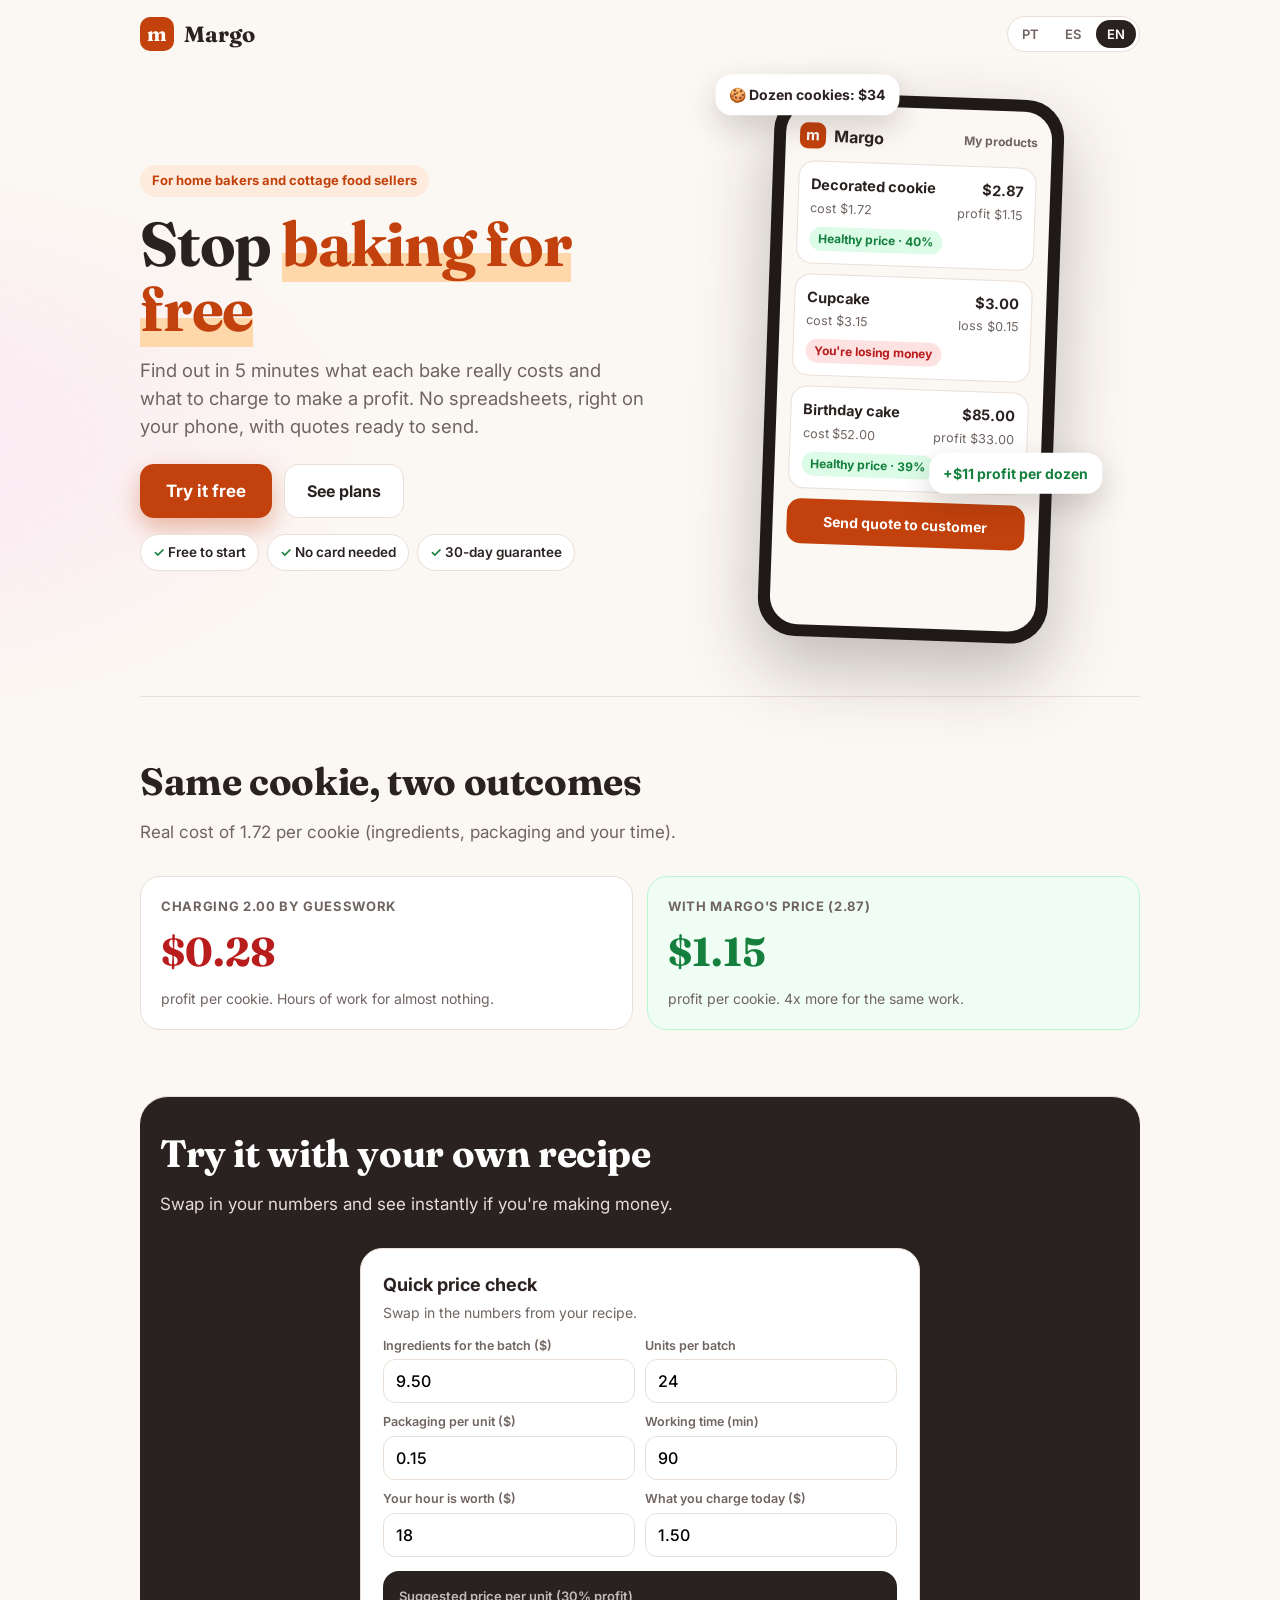
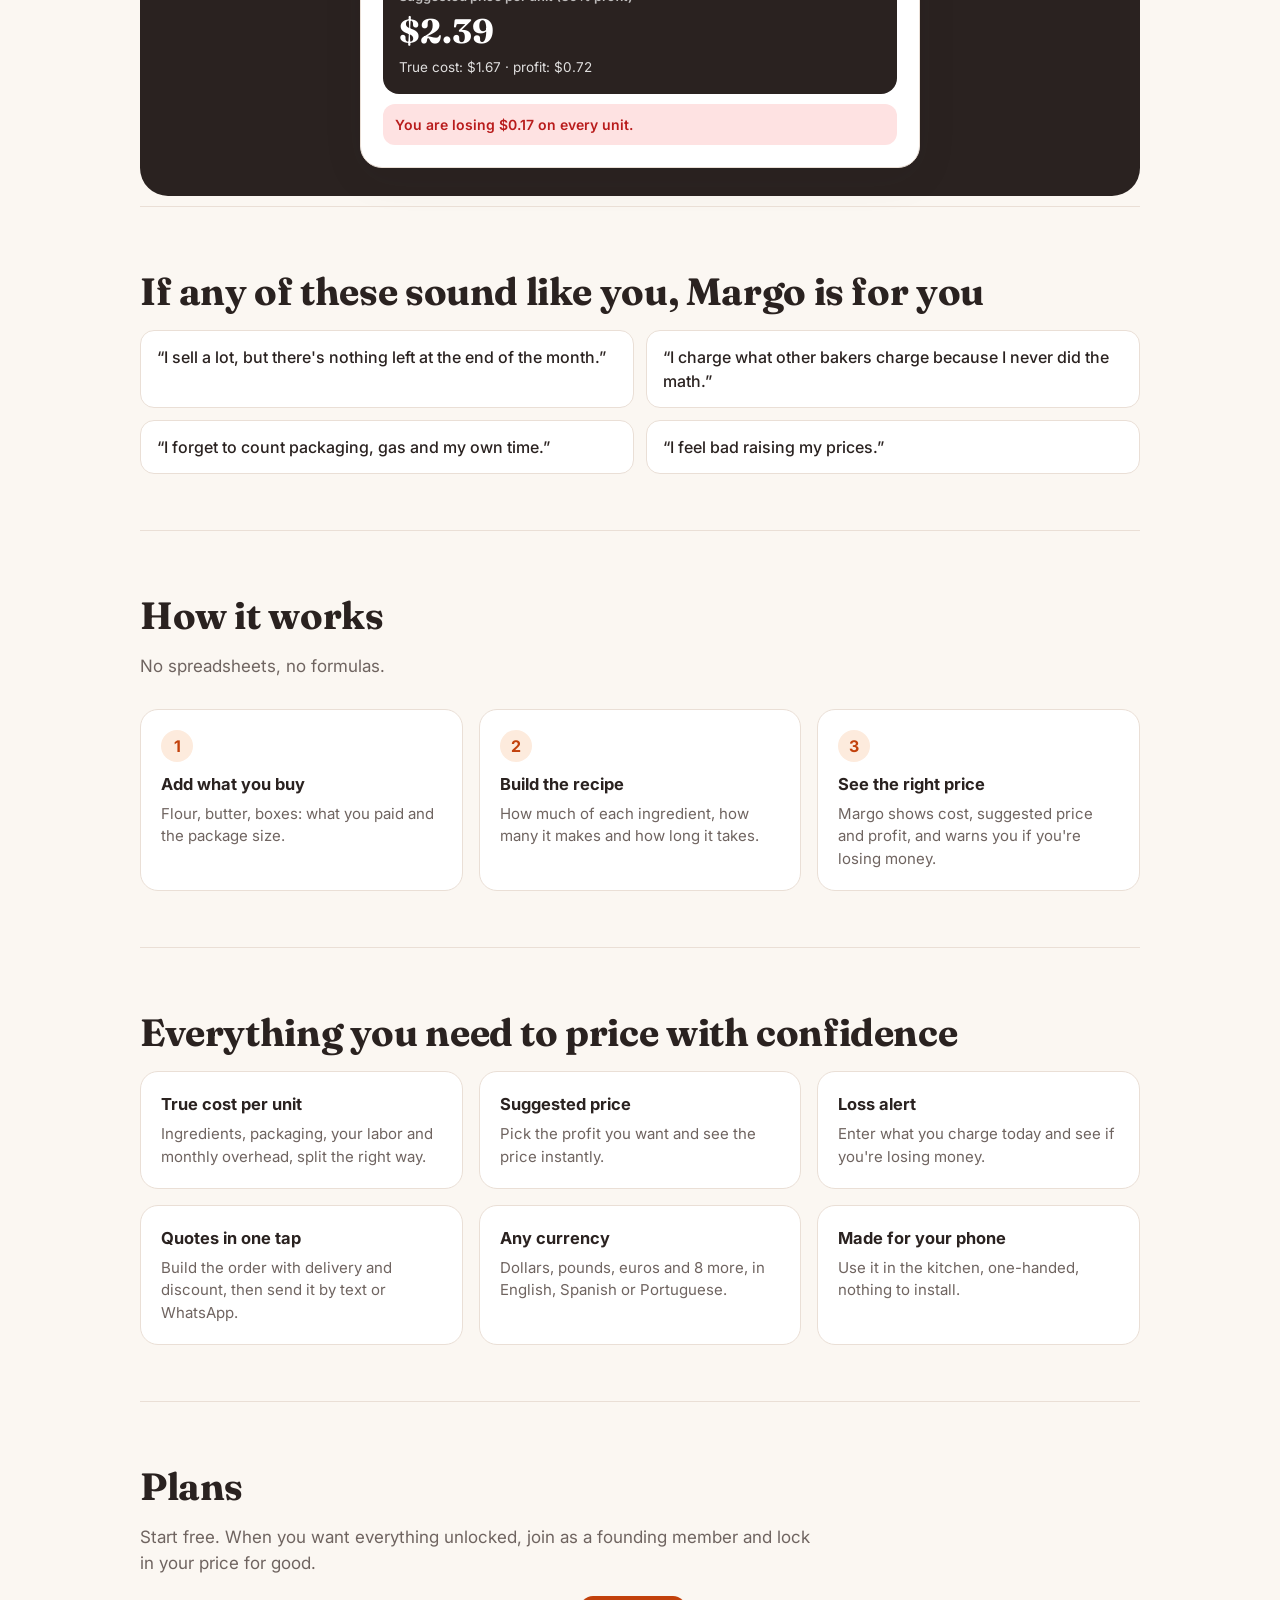
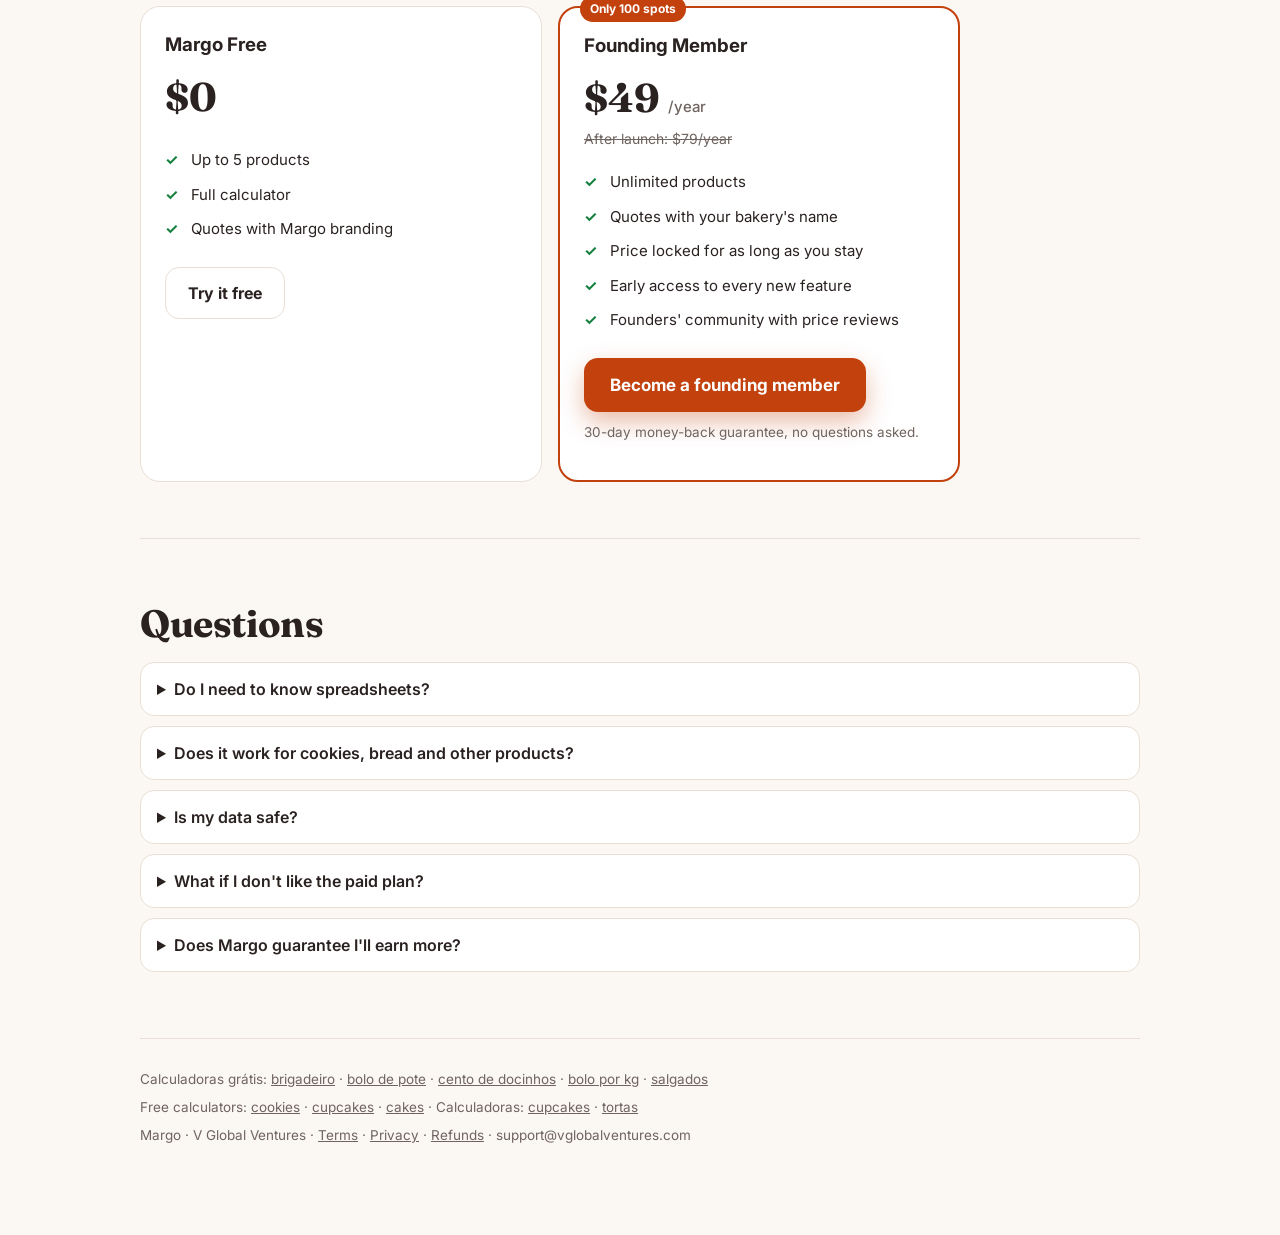
<file: index.html>
<!DOCTYPE html>
<html lang="pt">
<head>
<script>if(/github\.io$/.test(location.hostname))location.replace("https://vglobalventures.com"+location.pathname+location.search+location.hash)</script>
<meta charset="utf-8">
<meta name="viewport" content="width=device-width, initial-scale=1">
<title>Margo — Descubra quanto cobrar pelos seus doces em 5 minutos</title>
<meta name="description" content="Calcule o custo real e o preço certo de bolos, doces e salgados. Orçamento pronto para WhatsApp. Grátis para começar.">
<link rel="preconnect" href="https://fonts.googleapis.com">
<link rel="preconnect" href="https://fonts.gstatic.com" crossorigin>
<link href="https://fonts.googleapis.com/css2?family=Fraunces:opsz,wght@9..144,600;9..144,700&family=Inter:wght@400;500;600;700&display=swap" rel="stylesheet" media="print" onload="this.media='all'">
<style>
:root{--bg:#FBF7F2;--card:#fff;--ink:#2A2220;--muted:#6F6460;--line:#EADFD6;--brand:#C2410C;--soft:#FDEBDD;--ok:#15803D;--okbg:#DCFCE7;--bad:#B91C1C;--badbg:#FEE2E2}
*{box-sizing:border-box}html,body{margin:0;background:var(--bg);color:var(--ink);font-family:Inter,system-ui,sans-serif;line-height:1.5;-webkit-text-size-adjust:100%}
a{color:inherit}
.w{max-width:1040px;margin:0 auto;padding:0 20px}
nav.top{display:flex;justify-content:space-between;align-items:center;padding:16px 0}
.logo{display:flex;align-items:center;gap:10px;font-family:Fraunces,serif;font-size:22px;font-weight:700;text-decoration:none}
.mark{width:34px;height:34px;border-radius:10px;background:var(--brand);color:#fff;display:grid;place-items:center;font-size:20px}
.lang{display:flex;gap:4px;background:#fff;border:1px solid var(--line);border-radius:999px;padding:3px}
.lang button{border:0;background:none;border-radius:999px;padding:6px 11px;font:600 13px Inter,sans-serif;color:var(--muted);cursor:pointer}
.lang button[aria-pressed=true]{background:var(--ink);color:#fff}
.hero{display:grid;grid-template-columns:1.05fr .95fr;gap:36px;align-items:center;padding:28px 0 56px}
@media(max-width:860px){.hero{grid-template-columns:1fr;gap:24px}}
.eyebrow{display:inline-block;background:var(--soft);color:var(--brand);font-weight:700;font-size:13px;border-radius:999px;padding:6px 12px;margin-bottom:14px}
h1{font-family:Fraunces,serif;font-size:clamp(34px,5.2vw,54px);line-height:1.05;margin:0 0 16px;letter-spacing:-.02em}
.lead{font-size:18.5px;color:var(--muted);margin:0 0 24px;max-width:34em}
.cta{display:flex;gap:12px;flex-wrap:wrap}
.btn{display:inline-flex;align-items:center;justify-content:center;gap:8px;border:0;border-radius:14px;padding:15px 22px;font:700 16px Inter,sans-serif;text-decoration:none;cursor:pointer}
.btn.p{background:var(--brand);color:#fff}.btn.s{background:#fff;border:1px solid var(--line)}
.small{font-size:13.5px;color:var(--muted);margin-top:10px}
.calc{background:#fff;border:1px solid var(--line);border-radius:22px;padding:22px;box-shadow:0 10px 40px rgba(42,34,32,.08)}
.calc h3{margin:0 0 4px;font-size:18px}.calc p{margin:0 0 14px;color:var(--muted);font-size:14px}
.g{display:grid;grid-template-columns:1fr 1fr;gap:10px}
label{display:block;font-size:12.5px;font-weight:600;color:var(--muted);margin-bottom:4px}
input{width:100%;border:1px solid var(--line);border-radius:12px;padding:11px 12px;font:500 16px Inter,sans-serif;background:#fff}
input:focus{outline:none;border-color:var(--brand);box-shadow:0 0 0 3px var(--soft)}
.res{margin-top:14px;background:var(--ink);color:#fff;border-radius:16px;padding:16px}
.res .k{opacity:.7;font-size:13px;font-weight:600}.res .v{font-family:Fraunces,serif;font-size:34px;font-weight:700}
.res .d{opacity:.85;font-size:13.5px}
.verdict{margin-top:10px;border-radius:12px;padding:10px 12px;font-size:14px;font-weight:600;display:none}
section{padding:56px 0;border-top:1px solid var(--line)}
h2{font-family:Fraunces,serif;font-size:clamp(28px,4vw,38px);margin:0 0 10px;letter-spacing:-.01em}
.sub{color:var(--muted);font-size:17px;margin:0 0 30px;max-width:40em}
.steps{display:grid;grid-template-columns:repeat(3,1fr);gap:16px}
.feat{display:grid;grid-template-columns:repeat(3,1fr);gap:16px}
@media(max-width:760px){.steps,.feat{grid-template-columns:1fr}}
.c{background:#fff;border:1px solid var(--line);border-radius:18px;padding:20px}
.n{width:32px;height:32px;border-radius:50%;background:var(--soft);color:var(--brand);font-weight:700;display:grid;place-items:center;margin-bottom:10px}
.c h4{margin:0 0 6px;font-size:16.5px}.c p{margin:0;color:var(--muted);font-size:15px}
.pain{display:grid;grid-template-columns:repeat(2,1fr);gap:12px}
@media(max-width:760px){.pain{grid-template-columns:1fr}}
.pain div{background:#fff;border:1px solid var(--line);border-radius:14px;padding:14px 16px;font-weight:500}
.price{display:grid;grid-template-columns:1fr 1fr;gap:16px;max-width:820px}
@media(max-width:760px){.price{grid-template-columns:1fr}}
.plan{background:#fff;border:1px solid var(--line);border-radius:20px;padding:24px}
.plan.hl{border:2px solid var(--brand);position:relative}
.tag{position:absolute;top:-12px;left:20px;background:var(--brand);color:#fff;font-size:12px;font-weight:700;border-radius:999px;padding:4px 10px}
.plan h3{margin:0 0 4px}.amt{font-family:Fraunces,serif;font-size:40px;font-weight:700;margin:8px 0 0}
.amt small{font:500 15px Inter,sans-serif;color:var(--muted)}
.old{color:var(--muted);text-decoration:line-through;font-size:14px}
.plan ul{padding:0;margin:16px 0 20px;list-style:none}.plan li{padding:6px 0 6px 26px;position:relative;font-size:15px}
.plan li:before{content:"✓";position:absolute;left:0;color:var(--ok);font-weight:700}
details{background:#fff;border:1px solid var(--line);border-radius:14px;padding:14px 16px;margin-bottom:10px}
summary{font-weight:600;cursor:pointer}details p{color:var(--muted);margin:10px 0 0}
footer{padding:30px 0 90px;color:var(--muted);font-size:13.5px;border-top:1px solid var(--line)}
.wa{position:fixed;right:16px;bottom:16px;background:#25D366;color:#fff;border-radius:999px;padding:13px 18px;font-weight:700;text-decoration:none;box-shadow:0 8px 24px rgba(0,0,0,.18);font-size:15px}

/* ===== v2 visual ===== */
body{background:radial-gradient(1200px 600px at 85% -10%,#FFE3CC 0,transparent 60%),radial-gradient(900px 500px at -10% 10%,#FCE7F3 0,transparent 55%),var(--bg)}
h1{font-size:clamp(38px,6vw,62px)}
h1 em{font-style:normal;color:var(--brand);background:linear-gradient(transparent 62%,#FED7AA 62%)}
.btn.p{box-shadow:0 10px 24px rgba(194,65,12,.35);font-size:17px;padding:17px 26px}
.btn.p:active{transform:translateY(1px)}
.chips{display:flex;flex-wrap:wrap;gap:8px;margin-top:16px}
.chips span{background:#fff;border:1px solid var(--line);border-radius:999px;padding:7px 12px;font-size:13.5px;font-weight:600}
.chips span:before{content:"✓ ";color:var(--ok)}
.phone{position:relative;justify-self:center;width:290px;border-radius:38px;background:#1F1A19;padding:12px;box-shadow:0 30px 70px rgba(42,34,32,.28);transform:rotate(2deg)}
.phone .scr{background:var(--bg);border-radius:28px;padding:18px 14px 20px;min-height:520px}
.phone .bar{display:flex;justify-content:space-between;align-items:center;margin-bottom:12px;font-weight:700}
.phone .bar .mark{width:26px;height:26px;font-size:15px;border-radius:8px}
.pi{background:#fff;border-radius:16px;padding:12px;margin-bottom:10px;border:1px solid var(--line)}
.pi .t{display:flex;justify-content:space-between;font-weight:700;font-size:14.5px}
.pi .m{display:flex;justify-content:space-between;font-size:12.5px;color:var(--muted);margin-top:4px}
.pi .b{display:inline-block;margin-top:8px;font-size:12px;font-weight:700;border-radius:999px;padding:3px 9px}
.pi .b.ok{background:var(--okbg);color:var(--ok)}.pi .b.bad{background:var(--badbg);color:var(--bad)}
.phone .q{background:var(--brand);color:#fff;text-align:center;border-radius:14px;padding:12px;font-weight:700;font-size:14px;margin-top:6px}
.float{position:absolute;background:#fff;border-radius:16px;padding:10px 14px;box-shadow:0 12px 30px rgba(42,34,32,.18);font-weight:700;font-size:14px;transform:rotate(-2deg)}
.float.a{left:-60px;top:-18px}.float.b{right:-50px;bottom:150px;color:var(--ok)}
@media(max-width:860px){.phone{width:260px;margin-top:22px}.float.a{left:-24px}.float.b{right:-24px}}
.bx{display:grid;grid-template-columns:1fr 1fr;gap:14px;margin-top:18px}
.bx .c{border-radius:20px;padding:20px;border:1px solid var(--line);background:#fff}
.bx .c.good{background:#F0FDF4;border-color:#BBF7D0}
.bx .lbl{font-size:13px;font-weight:700;text-transform:uppercase;letter-spacing:.05em;color:var(--muted)}
.bx .big{font-family:Fraunces,serif;font-size:40px;font-weight:700;margin:6px 0}
.bx .c.good .big{color:var(--ok)}.bx .c:not(.good) .big{color:var(--bad)}
.bx .d{font-size:14px;color:var(--muted)}
.trybox{background:#2A2220;border-radius:28px;padding:28px 20px;margin:10px 0}
.trybox h2{color:#fff}.trybox .sub{color:#E7DCD6}
.trybox .calc{max-width:560px;margin:0 auto}
.sticky{position:fixed;left:12px;right:12px;bottom:12px;z-index:50;display:none}
.sticky a{display:block;text-align:center;background:var(--brand);color:#fff;text-decoration:none;font-weight:800;border-radius:16px;padding:16px;box-shadow:0 12px 30px rgba(194,65,12,.45)}
@media(max-width:860px){.sticky.on{display:block}footer{padding-bottom:90px}}
</style>
</head>
<body>
<div class="w">
<nav class="top">
  <a class="logo" href="#"><span class="mark">m</span>Margo</a>
  <div class="lang"><button data-l="pt">PT</button><button data-l="es">ES</button><button data-l="en">EN</button></div>
</nav>

<div class="hero">
  <div>
    <span class="eyebrow" data-t="eyebrow"></span>
    <h1 data-t="h1"></h1>
    <p class="lead" data-t="lead"></p>
    <div class="cta"><a class="btn p" id="ctaApp" data-t="ctaFree"></a><a class="btn s" href="#planos" data-t="ctaPlans"></a></div>
    <div class="chips"><span data-t="ch1"></span><span data-t="ch2"></span><span data-t="ch3"></span></div>
  </div>
  <div class="phone" aria-hidden="true"><div class="float a" data-t="fa"></div><div class="float b" data-t="fb"></div><div class="scr">
    <div class="bar"><span style="display:flex;gap:8px;align-items:center"><span class="mark">m</span>Margo</span><span style="font-size:12px;color:var(--muted)" data-t="mkTab"></span></div>
    <div class="pi"><div class="t"><span data-t="mk1n"></span><span data-t="mk1p"></span></div><div class="m"><span data-t="mk1c"></span><span data-t="mk1l"></span></div><span class="b ok" data-t="mk1b"></span></div>
    <div class="pi"><div class="t"><span data-t="mk2n"></span><span data-t="mk2p"></span></div><div class="m"><span data-t="mk2c"></span><span data-t="mk2l"></span></div><span class="b bad" data-t="mk2b"></span></div>
    <div class="pi"><div class="t"><span data-t="mk3n"></span><span data-t="mk3p"></span></div><div class="m"><span data-t="mk3c"></span><span data-t="mk3l"></span></div><span class="b ok" data-t="mk3b"></span></div>
    <div class="q" data-t="mkQ"></div></div></div>
</div>

<section>
  <h2 data-t="bxH"></h2><p class="sub" data-t="bxS"></p>
  <div class="bx"><div class="c"><div class="lbl" data-t="bxA"></div><div class="big" data-t="bxAv"></div><div class="d" data-t="bxAd"></div></div>
  <div class="c good"><div class="lbl" data-t="bxB"></div><div class="big" data-t="bxBv"></div><div class="d" data-t="bxBd"></div></div></div>
</section>

<section class="trybox" id="teste">
  <h2 data-t="tryH"></h2><p class="sub" data-t="tryS"></p>
  <div class="calc" id="calc">
    <h3 data-t="calcTitle"></h3><p data-t="calcSub"></p>
    <div class="g">
      <div><label data-t="fIng"></label><input inputmode="decimal" id="cI" value="28.50"></div>
      <div><label data-t="fYield"></label><input inputmode="decimal" id="cY" value="25"></div>
      <div><label data-t="fPack"></label><input inputmode="decimal" id="cP" value="0.10"></div>
      <div><label data-t="fMin"></label><input inputmode="decimal" id="cM" value="90"></div>
      <div><label data-t="fHour"></label><input inputmode="decimal" id="cH" value="20"></div>
      <div><label data-t="fNow"></label><input inputmode="decimal" id="cN" value="2.50"></div>
    </div>
    <div class="res"><div class="k" data-t="rK"></div><div class="v" id="rV"></div><div class="d" id="rD"></div></div>
    <div class="verdict" id="rX"></div>
  </div>
</section>

<section>
  <h2 data-t="painH"></h2>
  <div class="pain"><div data-t="p1"></div><div data-t="p2"></div><div data-t="p3"></div><div data-t="p4"></div></div>
</section>

<section>
  <h2 data-t="howH"></h2><p class="sub" data-t="howS"></p>
  <div class="steps">
    <div class="c"><div class="n">1</div><h4 data-t="s1h"></h4><p data-t="s1p"></p></div>
    <div class="c"><div class="n">2</div><h4 data-t="s2h"></h4><p data-t="s2p"></p></div>
    <div class="c"><div class="n">3</div><h4 data-t="s3h"></h4><p data-t="s3p"></p></div>
  </div>
</section>

<section>
  <h2 data-t="featH"></h2>
  <div class="feat">
    <div class="c"><h4 data-t="f1h"></h4><p data-t="f1p"></p></div>
    <div class="c"><h4 data-t="f2h"></h4><p data-t="f2p"></p></div>
    <div class="c"><h4 data-t="f3h"></h4><p data-t="f3p"></p></div>
    <div class="c"><h4 data-t="f4h"></h4><p data-t="f4p"></p></div>
    <div class="c"><h4 data-t="f5h"></h4><p data-t="f5p"></p></div>
    <div class="c"><h4 data-t="f6h"></h4><p data-t="f6p"></p></div>
  </div>
</section>

<section id="planos">
  <h2 data-t="priceH"></h2><p class="sub" data-t="priceS"></p>
  <div class="price">
    <div class="plan"><h3>Margo Free</h3><div class="amt" data-t="freeAmt"></div>
      <ul><li data-t="fr1"></li><li data-t="fr2"></li><li data-t="fr3"></li></ul>
      <a class="btn s" id="ctaApp2" data-t="ctaFree"></a></div>
    <div class="plan hl"><span class="tag" data-t="tag"></span><h3 data-t="founderH"></h3>
      <div class="amt"><span data-t="founderAmt"></span> <small data-t="perYear"></small></div><div class="old" data-t="founderOld"></div>
      <ul><li data-t="fo1"></li><li data-t="fo2"></li><li data-t="fo3"></li><li data-t="fo4"></li><li data-t="fo5"></li></ul>
      <a class="btn p" id="ctaBuy" data-t="ctaBuy"></a>
      <p class="small" data-t="guarantee"></p></div>
  </div>
</section>

<section>
  <h2 data-t="faqH"></h2>
  <details><summary data-t="q1"></summary><p data-t="a1"></p></details>
  <details><summary data-t="q2"></summary><p data-t="a2"></p></details>
  <details><summary data-t="q3"></summary><p data-t="a3"></p></details>
  <details><summary data-t="q4"></summary><p data-t="a4"></p></details>
  <details><summary data-t="q5"></summary><p data-t="a5"></p></details>
</section>

<div class="sticky" id="sticky"><a id="ctaSticky" data-t="ctaFree"></a></div>
<footer><div style="margin-bottom:8px">Calculadoras grátis: <a href="calcular/preco-brigadeiro/">brigadeiro</a> · <a href="calcular/preco-bolo-de-pote/">bolo de pote</a> · <a href="calcular/preco-cento-docinhos/">cento de docinhos</a> · <a href="calcular/preco-bolo-kg/">bolo por kg</a> · <a href="calcular/preco-salgados-cento/">salgados</a></div><div style="margin-bottom:8px">Free calculators: <a href="en/cookie-pricing-calculator/">cookies</a> · <a href="en/cupcake-pricing-calculator/">cupcakes</a> · <a href="en/cake-pricing-calculator/">cakes</a> · Calculadoras: <a href="es/calculadora-precio-cupcakes/">cupcakes</a> · <a href="es/calculadora-precio-tortas/">tortas</a></div>Margo · V Global Ventures · <a href="https://vglobalventures.com/terms.html">Terms</a> · <a href="https://vglobalventures.com/privacy.html">Privacy</a> · <a href="https://vglobalventures.com/refunds.html">Refunds</a> · support@vglobalventures.com</footer>
</div>

<script>
/* ====== CONFIGURAÇÃO: troque estes valores antes de publicar ====== */
const CONFIG={
  appUrl:"/margo/app/",                                   // onde o app do Margo ficará publicado
  buyUrl:{pt:"https://buy.stripe.com/3cI5kwcVL1ue8DE8iG1oI00", es:"https://buy.stripe.com/eVq28kf3T5Ku5rs56u1oI01", en:"https://buy.stripe.com/eVqeV65tjeh0cTU1Ui1oI02"}, // links de pagamento da Stripe (plano Fundadora)
  utm:"utm_source=landing&utm_campaign=fundadoras"
};
/* ================================================================ */
const T={
pt:{h1H:"Pare de <em>trabalhar de graça</em> na cozinha",lead:"Descubra em 5 minutos quanto cada doce custa de verdade e quanto cobrar para lucrar. Sem planilha, direto no celular, e com orçamento pronto para o WhatsApp.",ch1:"Grátis para começar",ch2:"Sem cartão",ch3:"Garantia de 30 dias",fa:"🧁 Cento de brigadeiro: R$ 287",fb:"+R$ 87 de lucro por cento",mkTab:"Meus produtos",mk1n:"Brigadeiro gourmet",mk1p:"R$ 2,87",mk1c:"custo R$ 1,72",mk1l:"lucro R$ 1,15",mk1b:"Preço saudável · 40%",mk2n:"Bolo de pote",mk2p:"R$ 8,00",mk2c:"custo R$ 8,40",mk2l:"prejuízo R$ 0,40",mk2b:"Você está perdendo dinheiro",mk3n:"Bolo de aniversário (kg)",mk3p:"R$ 95,00",mk3c:"custo R$ 58,30",mk3l:"lucro R$ 36,70",mk3b:"Preço saudável · 39%",mkQ:"Enviar orçamento no WhatsApp",bxH:"O mesmo brigadeiro, dois resultados",bxS:"Custo real de R$ 1,72 por unidade (ingredientes, forminha, embalagem e o seu tempo).",bxA:"Cobrando R$ 2,00 no chute",bxAv:"R$ 28",bxAd:"de lucro no cento. Horas de trabalho para quase nada.",bxB:"Com o preço do Margo (R$ 2,87)",bxBv:"R$ 115",bxBd:"de lucro no cento. 4 vezes mais, com o mesmo trabalho.",tryH:"Faça o teste com a sua receita",tryS:"Troque pelos seus números e veja na hora se você está lucrando.",eyebrow:"Para quem vende bolos, doces e salgados",h1:"Descubra em 5 minutos se cada doce dá lucro ou prejuízo",

ctaFree:"Testar grátis agora",ctaPlans:"Ver planos",noCard:"Sem cartão. Funciona no celular.",
calcTitle:"Calculadora rápida",calcSub:"Troque pelos números da sua receita.",fIng:"Ingredientes da receita (R$)",fYield:"Rende quantas unidades",fPack:"Embalagem por unidade (R$)",
fMin:"Tempo de trabalho (min)",fHour:"Sua hora vale (R$)",fNow:"Quanto você cobra hoje (R$)",rK:"Preço sugerido por unidade (30% de lucro)",
cost:"Custo real",profit:"lucro",loss:"Você está perdendo {v} em cada unidade.",thin:"Seu lucro hoje é só {p}% — dá para cobrar melhor.",good:"Seu preço está saudável: {p}% de lucro.",
painH:"Se alguma destas frases é sua, o Margo é para você",p1:"“Vendo bastante, mas no fim do mês não sobra dinheiro.”",p2:"“Cobro o que as outras cobram, porque não sei fazer a conta.”",p3:"“Esqueço de incluir embalagem, gás e meu próprio tempo.”",p4:"“Tenho vergonha de aumentar o preço.”",
howH:"Como funciona",howS:"Você não precisa saber planilha nem fórmula.",s1h:"Cadastre o que você compra",s1p:"Leite condensado, chocolate, forminhas: o preço que pagou e o tamanho da embalagem.",
s2h:"Monte a receita",s2p:"Diga quanto usa de cada ingrediente, quanto rende e quanto tempo leva.",s3h:"Veja o preço certo",s3p:"O Margo mostra custo, preço sugerido e lucro, e avisa se você está tendo prejuízo.",
featH:"Tudo o que você precisa para cobrar com segurança",f1h:"Custo real por unidade",f1p:"Ingredientes, embalagem, seu trabalho e as contas fixas do mês, divididas do jeito certo.",
f2h:"Preço sugerido",f2p:"Escolha o lucro que quer ter e veja o preço na hora, já arredondado.",f3h:"Alerta de prejuízo",f3p:"Coloque o preço que cobra hoje e descubra se está perdendo dinheiro.",
f4h:"Orçamento pelo WhatsApp",f4p:"Monte o pedido com entrega e desconto e envie em um toque.",f5h:"Português e espanhol",f5p:"Funciona em reais, pesos, dólares e mais 8 moedas.",f6h:"Feito para o celular",f6p:"Use na cozinha, com uma mão, sem instalar nada.",
priceH:"Planos",priceS:"Comece grátis. Quando quiser tudo liberado, entre como fundadora com preço travado para sempre.",
freeAmt:"R$ 0",fr1:"Até 5 produtos",fr2:"Calculadora completa",fr3:"Orçamento com a marca Margo",
tag:"Só 100 vagas",founderH:"Plano Fundadora",founderAmt:"R$ 97",perYear:"/ano",founderOld:"Depois do lançamento: R$ 149/ano",
fo1:"Produtos ilimitados",fo2:"Orçamento com o nome do seu negócio",fo3:"Preço travado enquanto você for assinante",fo4:"Acesso antecipado a todas as novidades",fo5:"Grupo de fundadoras com revisão de preços",
ctaBuy:"Quero ser fundadora",guarantee:"Garantia de 30 dias: não gostou, devolvemos 100%.",
faqH:"Perguntas frequentes",q1:"Preciso entender de planilha?",a1:"Não. Você só digita o que comprou e quanto usou. O Margo faz as contas.",
q2:"Funciona para salgados, marmitas e outros produtos?",a2:"Sim. Qualquer produto feito com ingredientes, embalagem e tempo de trabalho.",
q3:"Meus dados ficam seguros?",a3:"Na versão beta, seus dados ficam salvos no seu próprio aparelho. Você pode copiar um backup a qualquer momento.",
q4:"E se eu não gostar do plano pago?",a4:"Você tem 30 dias para pedir o reembolso integral, sem perguntas.",q5:"O Margo garante que vou ganhar mais?",a5:"Não prometemos renda. O Margo mostra seus números com clareza; a decisão de preço é sua.",
wa:"Dúvidas? WhatsApp",waMsg:"Oi! Vi o Margo e quero saber mais."},
es:{h1H:"Deja de <em>trabajar gratis</em> en la cocina",lead:"Descubre en 5 minutos cuánto cuesta de verdad cada postre y cuánto cobrar para ganar. Sin hojas de cálculo, desde el celular y con presupuesto listo para WhatsApp.",ch1:"Gratis para empezar",ch2:"Sin tarjeta",ch3:"Garantía de 30 días",fa:"🧁 Docena de cupcakes: US$ 34",fb:"+US$ 11 de ganancia por docena",mkTab:"Mis productos",mk1n:"Cupcake decorado",mk1p:"US$ 2,87",mk1c:"costo US$ 1,72",mk1l:"ganancia US$ 1,15",mk1b:"Precio sano · 40%",mk2n:"Alfajor",mk2p:"US$ 0,80",mk2c:"costo US$ 0,84",mk2l:"pérdida US$ 0,04",mk2b:"Estás perdiendo dinero",mk3n:"Torta de cumpleaños",mk3p:"US$ 45,00",mk3c:"costo US$ 27,50",mk3l:"ganancia US$ 17,50",mk3b:"Precio sano · 39%",mkQ:"Enviar presupuesto por WhatsApp",bxH:"El mismo postre, dos resultados",bxS:"Costo real de 1,72 por unidad (ingredientes, empaque y tu tiempo).",bxA:"Cobrando 2,00 a ojo",bxAv:"0,28",bxAd:"de ganancia por unidad. Horas de trabajo para casi nada.",bxB:"Con el precio de Margo (2,87)",bxBv:"1,15",bxBd:"de ganancia por unidad. 4 veces más, con el mismo trabajo.",tryH:"Haz la prueba con tu receta",tryS:"Cambia los números por los tuyos y mira al instante si estás ganando.",eyebrow:"Para quien vende tortas, postres y bocadillos",h1:"Descubre en 5 minutos si cada postre te deja ganancia o pérdida",

ctaFree:"Probar gratis ahora",ctaPlans:"Ver planes",noCard:"Sin tarjeta. Funciona en el celular.",
calcTitle:"Calculadora rápida",calcSub:"Cambia los números por los de tu receta.",fIng:"Ingredientes de la receta (US$)",fYield:"¿Cuántas unidades rinde?",fPack:"Empaque por unidad (US$)",
fMin:"Tiempo de trabajo (min)",fHour:"Tu hora vale (US$)",fNow:"Lo que cobras hoy (US$)",rK:"Precio sugerido por unidad (30% de ganancia)",
cost:"Costo real",profit:"ganancia",loss:"Estás perdiendo {v} en cada unidad.",thin:"Tu ganancia hoy es solo {p}%: puedes cobrar mejor.",good:"Tu precio está sano: {p}% de ganancia.",
painH:"Si alguna de estas frases es tuya, Margo es para ti",p1:"“Vendo mucho, pero a fin de mes no me queda dinero.”",p2:"“Cobro lo que cobran las demás porque no sé hacer la cuenta.”",p3:"“Olvido incluir el empaque, el gas y mi propio tiempo.”",p4:"“Me da vergüenza subir el precio.”",
howH:"Cómo funciona",howS:"No necesitas saber de hojas de cálculo ni fórmulas.",s1h:"Registra lo que compras",s1p:"Leche condensada, chocolate, capacillos: el precio que pagaste y el tamaño del paquete.",
s2h:"Arma la receta",s2p:"Indica cuánto usas de cada ingrediente, cuánto rinde y cuánto tiempo toma.",s3h:"Mira el precio correcto",s3p:"Margo muestra costo, precio sugerido y ganancia, y te avisa si estás perdiendo dinero.",
featH:"Todo lo que necesitas para cobrar con seguridad",f1h:"Costo real por unidad",f1p:"Ingredientes, empaque, tu trabajo y los gastos fijos del mes, repartidos como se debe.",
f2h:"Precio sugerido",f2p:"Elige la ganancia que quieres y ve el precio al instante.",f3h:"Alerta de pérdida",f3p:"Escribe el precio que cobras hoy y descubre si estás perdiendo dinero.",
f4h:"Presupuesto por WhatsApp",f4p:"Arma el pedido con envío y descuento y envíalo con un toque.",f5h:"Español y portugués",f5p:"Funciona en pesos, dólares, reales y 8 monedas más.",f6h:"Hecho para el celular",f6p:"Úsalo en la cocina, con una mano, sin instalar nada.",
priceH:"Planes",priceS:"Empieza gratis. Cuando quieras todo desbloqueado, entra como fundadora con precio congelado para siempre.",
freeAmt:"US$ 0",fr1:"Hasta 5 productos",fr2:"Calculadora completa",fr3:"Presupuesto con la marca Margo",
tag:"Solo 100 lugares",founderH:"Plan Fundadora",founderAmt:"US$ 39",perYear:"/año",founderOld:"Después del lanzamiento: US$ 59/año",
fo1:"Productos ilimitados",fo2:"Presupuesto con el nombre de tu negocio",fo3:"Precio congelado mientras sigas suscrita",fo4:"Acceso anticipado a todas las novedades",fo5:"Grupo de fundadoras con revisión de precios",
ctaBuy:"Quiero ser fundadora",guarantee:"Garantía de 30 días: si no te gusta, te devolvemos el 100%.",
faqH:"Preguntas frecuentes",q1:"¿Necesito saber de hojas de cálculo?",a1:"No. Solo escribes lo que compraste y cuánto usaste. Margo hace las cuentas.",
q2:"¿Sirve para bocadillos, comida y otros productos?",a2:"Sí. Cualquier producto hecho con ingredientes, empaque y tiempo de trabajo.",
q3:"¿Mis datos están seguros?",a3:"En la versión beta tus datos se guardan en tu propio dispositivo. Puedes copiar un respaldo cuando quieras.",
q4:"¿Y si no me gusta el plan pago?",a4:"Tienes 30 días para pedir el reembolso completo, sin preguntas.",q5:"¿Margo garantiza que voy a ganar más?",a5:"No prometemos ingresos. Margo te muestra tus números con claridad; la decisión de precio es tuya.",
wa:"¿Dudas? WhatsApp",waMsg:"¡Hola! Vi Margo y quiero saber más."},
en:{h1H:"Stop <em>baking for free</em>",lead:"Find out in 5 minutes what each bake really costs and what to charge to make a profit. No spreadsheets, right on your phone, with quotes ready to send.",ch1:"Free to start",ch2:"No card needed",ch3:"30-day guarantee",fa:"🍪 Dozen cookies: $34",fb:"+$11 profit per dozen",mkTab:"My products",mk1n:"Decorated cookie",mk1p:"$2.87",mk1c:"cost $1.72",mk1l:"profit $1.15",mk1b:"Healthy price · 40%",mk2n:"Cupcake",mk2p:"$3.00",mk2c:"cost $3.15",mk2l:"loss $0.15",mk2b:"You're losing money",mk3n:"Birthday cake",mk3p:"$85.00",mk3c:"cost $52.00",mk3l:"profit $33.00",mk3b:"Healthy price · 39%",mkQ:"Send quote to customer",bxH:"Same cookie, two outcomes",bxS:"Real cost of 1.72 per cookie (ingredients, packaging and your time).",bxA:"Charging 2.00 by guesswork",bxAv:"$0.28",bxAd:"profit per cookie. Hours of work for almost nothing.",bxB:"With Margo's price (2.87)",bxBv:"$1.15",bxBd:"profit per cookie. 4x more for the same work.",tryH:"Try it with your own recipe",tryS:"Swap in your numbers and see instantly if you're making money.",eyebrow:"For home bakers and cottage food sellers",h1:"Find out in 5 minutes which bakes make you money, and which lose it",

ctaFree:"Try it free",ctaPlans:"See plans",noCard:"No card needed. Works on your phone.",
calcTitle:"Quick price check",calcSub:"Swap in the numbers from your recipe.",fIng:"Ingredients for the batch ($)",fYield:"Units per batch",fPack:"Packaging per unit ($)",
fMin:"Working time (min)",fHour:"Your hour is worth ($)",fNow:"What you charge today ($)",rK:"Suggested price per unit (30% profit)",
cost:"True cost",profit:"profit",loss:"You are losing {v} on every unit.",thin:"Your profit today is only {p}%. You can charge more.",good:"Your price is healthy: {p}% profit.",
painH:"If any of these sound like you, Margo is for you",p1:"“I sell a lot, but there's nothing left at the end of the month.”",p2:"“I charge what other bakers charge because I never did the math.”",p3:"“I forget to count packaging, gas and my own time.”",p4:"“I feel bad raising my prices.”",
howH:"How it works",howS:"No spreadsheets, no formulas.",s1h:"Add what you buy",s1p:"Flour, butter, boxes: what you paid and the package size.",
s2h:"Build the recipe",s2p:"How much of each ingredient, how many it makes and how long it takes.",s3h:"See the right price",s3p:"Margo shows cost, suggested price and profit, and warns you if you're losing money.",
featH:"Everything you need to price with confidence",f1h:"True cost per unit",f1p:"Ingredients, packaging, your labor and monthly overhead, split the right way.",
f2h:"Suggested price",f2p:"Pick the profit you want and see the price instantly.",f3h:"Loss alert",f3p:"Enter what you charge today and see if you're losing money.",
f4h:"Quotes in one tap",f4p:"Build the order with delivery and discount, then send it by text or WhatsApp.",f5h:"Any currency",f5p:"Dollars, pounds, euros and 8 more, in English, Spanish or Portuguese.",f6h:"Made for your phone",f6p:"Use it in the kitchen, one-handed, nothing to install.",
priceH:"Plans",priceS:"Start free. When you want everything unlocked, join as a founding member and lock in your price for good.",
freeAmt:"$0",fr1:"Up to 5 products",fr2:"Full calculator",fr3:"Quotes with Margo branding",
tag:"Only 100 spots",founderH:"Founding Member",founderAmt:"$49",perYear:"/year",founderOld:"After launch: $79/year",
fo1:"Unlimited products",fo2:"Quotes with your bakery's name",fo3:"Price locked for as long as you stay",fo4:"Early access to every new feature",fo5:"Founders' community with price reviews",
ctaBuy:"Become a founding member",guarantee:"30-day money-back guarantee, no questions asked.",
faqH:"Questions",q1:"Do I need to know spreadsheets?",a1:"No. Just type what you bought and how much you used. Margo does the math.",
q2:"Does it work for cookies, bread and other products?",a2:"Yes. Anything made with ingredients, packaging and working time.",
q3:"Is my data safe?",a3:"In the beta, your data is saved on your own device. You can copy a backup at any time.",
q4:"What if I don't like the paid plan?",a4:"You have 30 days to ask for a full refund, no questions asked.",q5:"Does Margo guarantee I'll earn more?",a5:"We don't promise income. Margo shows your numbers clearly; the pricing decision is yours.",
wa:"Questions? Chat with us",waMsg:"Hi! I saw Margo and I'd like to know more."}};
const NL=(navigator.language||"pt").slice(0,2);
let L=(new URLSearchParams(location.search).get("lang"))||(NL==="es"?"es":NL==="pt"?"pt":"en");
if(!T[L])L="pt";
const n=v=>{const x=parseFloat(String(v).replace(",","."));return isFinite(x)?x:0};
function fmt(v){return new Intl.NumberFormat({pt:"pt-BR",es:"es-419",en:"en-US"}[L],{style:"currency",currency:L==="pt"?"BRL":"USD"}).format(v)}
const DEF={pt:{cI:"28.50",cY:"25",cP:"0.10",cM:"90",cH:"20",cN:"2.50"},es:{cI:"9.50",cY:"25",cP:"0.05",cM:"90",cH:"6",cN:"0.80"},en:{cI:"9.50",cY:"24",cP:"0.15",cM:"90",cH:"18",cN:"1.50"}};
let dirty=false;
function calc(){
  const ing=n(cI.value),y=Math.max(1,n(cY.value)),pk=n(cP.value),m=n(cM.value),h=n(cH.value),now=n(cN.value);
  const cost=(ing+h*m/60)/y+pk, price=Math.ceil(cost/0.7*100)/100;
  rV.textContent=fmt(price);rD.textContent=`${T[L].cost}: ${fmt(cost)} · ${T[L].profit}: ${fmt(price-cost)}`;
  const x=document.getElementById("rX");
  if(now>0){const pr=now-cost,p=Math.round(pr/now*100);x.style.display="block";
    if(pr<0){x.style.background="var(--badbg)";x.style.color="var(--bad)";x.textContent=T[L].loss.replace("{v}",fmt(-pr));}
    else if(p<15){x.style.background="#FEF3C7";x.style.color="#B45309";x.textContent=T[L].thin.replace("{p}",p);}
    else{x.style.background="var(--okbg)";x.style.color="var(--ok)";x.textContent=T[L].good.replace("{p}",p);}
  } else x.style.display="none";
}
function render(){
  document.documentElement.lang=L;
  document.querySelectorAll("[data-t]").forEach(e=>{const v=T[L][e.dataset.t];if(v!==undefined)e.textContent=v;});const h=document.querySelector("h1");if(T[L].h1H)h.innerHTML=T[L].h1H;
  document.querySelectorAll(".lang button").forEach(b=>b.setAttribute("aria-pressed",b.dataset.l===L));
  const app=CONFIG.appUrl+(CONFIG.appUrl.includes("?")?"&":"?")+CONFIG.utm;
  ctaApp.href=app;ctaApp2.href=app;ctaSticky.href=app;
  ctaBuy.href=CONFIG.buyUrl[L];ctaBuy.target="_blank";ctaBuy.rel="noopener";
  if(!dirty)for(const k in DEF[L])document.getElementById(k).value=DEF[L][k];
  calc();
}
try{if(/^Europe\//.test(Intl.DateTimeFormat().resolvedOptions().timeZone)&&!/Lisbon|Madrid/.test(Intl.DateTimeFormat().resolvedOptions().timeZone)){Object.assign(T.en,{founderAmt:"€39",founderOld:"After launch: €59/year",freeAmt:"€0"});CONFIG.buyUrl.en="https://buy.stripe.com/cNi7sE4pfc8S2fg2Ym1oI04";}}catch(e){}
document.querySelectorAll(".lang button").forEach(b=>b.onclick=()=>{L=b.dataset.l;render();});
["cI","cY","cP","cM","cH","cN"].forEach(id=>document.getElementById(id).addEventListener("input",()=>{dirty=true;calc();}));
render();
addEventListener("scroll",()=>{document.getElementById("sticky").classList.toggle("on",scrollY>500)},{passive:true});
</script>
<div id="mgPop" style="display:none;position:fixed;inset:0;background:rgba(42,34,32,.55);z-index:999;align-items:center;justify-content:center;padding:18px">
<div style="background:#fff;border-radius:20px;max-width:420px;width:100%;padding:26px 22px;position:relative;box-shadow:0 20px 60px rgba(0,0,0,.25);font-family:inherit">
<button id="mgX" aria-label="Fechar" style="position:absolute;top:10px;right:14px;border:0;background:none;font-size:26px;color:#6F6460;cursor:pointer">×</button>
<div id="mgA"><div style="font-weight:700;color:#C2410C;font-size:14px;letter-spacing:.04em" id="mgK"></div>
<h3 style="margin:8px 0 8px;font-size:26px;line-height:1.15" id="mgH"></h3><p style="color:#6F6460;margin:0 0 16px" id="mgP"></p>
<form id="mgF"><input id="mgE" type="email" required autocomplete="email" style="width:100%;box-sizing:border-box;font:inherit;padding:14px;border:1px solid #EADFD6;border-radius:12px">
<button style="width:100%;margin-top:10px;background:#C2410C;color:#fff;border:0;border-radius:12px;padding:15px;font:inherit;font-weight:700;cursor:pointer" id="mgB"></button></form>
<small style="display:block;color:#9A8F8B;margin-top:10px" id="mgS"></small></div>
<div id="mgOk" style="display:none;text-align:center"><h3 style="margin:6px 0;font-size:24px" id="mgOkH"></h3>
<div style="font-size:30px;font-weight:800;letter-spacing:.08em;border:2px dashed #C2410C;border-radius:12px;padding:12px;margin:14px 0;color:#C2410C">BLACK10</div>
<button id="mgCp" type="button" style="width:100%;background:#C2410C;color:#fff;border:0;border-radius:12px;padding:15px;font:inherit;font-weight:700;cursor:pointer"></button><button id="mgCt" type="button" style="width:100%;margin-top:8px;background:#fff;border:1px solid #EADFD6;border-radius:12px;padding:14px;font:inherit;font-weight:700;cursor:pointer"></button><a id="mgGo" style="display:block;margin-top:12px;font-size:14px;color:#6F6460"></a></div>
</div></div>
<script>
(function(){
const TX={pt:{k:"BLACK FRIDAY · 10% OFF",h:"Chegou, ganhou: 10% no plano Fundadora",p:"Deixe seu e-mail e libere seu cupom agora. Também te mandamos dicas de precificação.",ph:"seu@email.com",b:"Quero meu desconto",s:"Sem spam. Cancele quando quiser.",ok:"Seu cupom está liberado 🎉",go:"Ir direto para o pagamento",cp:"Copiar código",cpd:"Copiado!",ct:"Continuar conhecendo o Margo"},
es:{k:"BLACK FRIDAY · 10% OFF",h:"Llegaste, ganaste: 10% en el plan Fundadora",p:"Deja tu correo y desbloquea el cupón ahora. También te enviamos consejos para poner precios.",ph:"tu@email.com",b:"Quiero mi descuento",s:"Sin spam. Cancela cuando quieras.",ok:"Tu cupón está listo 🎉",go:"Ir directo al pago",cp:"Copiar código",cpd:"¡Copiado!",ct:"Seguir conociendo Margo"},
en:{k:"BLACK FRIDAY · 10% OFF",h:"Welcome gift: 10% off the Founding plan",p:"Leave your email to unlock the coupon now. We'll also send you pricing tips.",ph:"you@email.com",b:"Get my discount",s:"No spam. Unsubscribe anytime.",ok:"Your coupon is unlocked 🎉",go:"Go straight to checkout",cp:"Copy code",cpd:"Copied!",ct:"Keep exploring Margo"}};
const KEY="margo.pop",pop=document.getElementById("mgPop");let shown=false;
function seen(){try{const v=+localStorage.getItem(KEY)||0;return Date.now()-v<7*864e5||localStorage.getItem("margo.lead")||localStorage.getItem("margo.pro");}catch(e){return false;}}
function lang(){return (typeof L!=="undefined"&&TX[L])?L:"pt";}
function show(){if(shown||seen())return;shown=true;const t=TX[lang()];
 mgK.textContent=t.k;mgH.textContent=t.h;mgP.textContent=t.p;mgE.placeholder=t.ph;mgB.textContent=t.b;mgS.textContent=t.s;mgOkH.textContent=t.ok;mgGo.textContent=t.go;mgCp.textContent=t.cp;mgCt.textContent=t.ct;mgCp.onclick=()=>{try{navigator.clipboard.writeText("BLACK10")}catch(e){}mgCp.textContent=t.cpd;setTimeout(hide,900)};mgCt.onclick=hide;
 pop.style.display="flex";try{localStorage.setItem(KEY,Date.now());}catch(e){}}
function hide(){pop.style.display="none";}
mgX.onclick=hide;pop.onclick=e=>{if(e.target===pop)hide();};
mgF.onsubmit=async e=>{e.preventDefault();const em=mgE.value.trim(),l=lang();mgB.disabled=true;
 try{await fetch("/margo/api/lead",{method:"POST",headers:{"content-type":"application/json"},body:JSON.stringify({email:em,lang:l,page:location.pathname,src:"popup",buy:(typeof CONFIG!=="undefined"&&CONFIG.buyUrl[l])||""})});}catch(x){}
 try{localStorage.setItem("margo.lead",em);}catch(x){}
 const base=(typeof CONFIG!=="undefined"&&CONFIG.buyUrl[l])||CONFIG.buyUrl.pt;
 mgGo.href=base+"?prefilled_promo_code=BLACK10&prefilled_email="+encodeURIComponent(em);
 mgA.style.display="none";mgOk.style.display="block";};
document.addEventListener("click",e=>{let lead;try{lead=localStorage.getItem("margo.lead")}catch(x){}if(!lead)return;const a=e.target.closest&&e.target.closest("a[href]");if(a&&/buy\.stripe\.com/.test(a.href)&&!/prefilled_promo_code/.test(a.href))a.href+=(a.href.includes("?")?"&":"?")+"prefilled_promo_code=BLACK10&prefilled_email="+encodeURIComponent(lead);},true);
document.addEventListener("mouseout",e=>{if(!e.relatedTarget&&e.clientY<10)show();});
setTimeout(show,3500);

let left=false;document.addEventListener("click",e=>{const a=e.target.closest&&e.target.closest("a");if(a&&/buy\.stripe\.com/.test(a.href)&&!/BLACK10/.test(a.href))left=true;});
document.addEventListener("visibilitychange",()=>{if(document.visibilityState==="visible"&&left){left=false;setTimeout(show,800);}});
})();
</script>
<script>
(function(){var E=[],t0=Date.now(),sent=false,mx=0;function ev(n){if(E.indexOf(n)<0)E.push(n);}
window.mgEv=ev;ev("view");
addEventListener("scroll",function(){var d=(scrollY+innerHeight)/document.body.scrollHeight;if(d>mx){mx=d;if(d>.5)ev("scroll50");if(d>.9)ev("scroll90");}},{passive:true});
document.addEventListener("click",function(e){var a=e.target.closest&&e.target.closest("a,button");if(!a)return;var h=a.href||"";
if(/buy\.stripe/.test(h))ev("click_buy");else if(/\/app\//.test(h))ev("click_app");else if(/#planos/.test(h))ev("click_plans");else if(a.dataset&&a.dataset.l)ev("lang_"+a.dataset.l);else if(a.id==="mgB")ev("popup_submit");});
document.addEventListener("input",function(e){if(e.target.closest&&e.target.closest("#calc"))ev("calc_use");});
var mo=new MutationObserver(function(){var p=document.getElementById("mgPop");if(p&&p.style.display==="flex")ev("popup_shown");});
addEventListener("load",function(){var p=document.getElementById("mgPop");if(p)mo.observe(p,{attributes:true});});
function send(){if(sent)return;sent=true;var q=new URLSearchParams(location.search);
var b=JSON.stringify({ev:E,sec:Math.round((Date.now()-t0)/1000),path:location.pathname,ref:document.referrer.slice(0,120),utm:(q.get("utm_source")||"")+"/"+(q.get("utm_campaign")||""),lang:(typeof L!=="undefined"?L:""),tz:(Intl.DateTimeFormat().resolvedOptions().timeZone||""),w:innerWidth});
try{navigator.sendBeacon("/margo/api/ev",new Blob([b],{type:"application/json"}));}catch(x){}}
addEventListener("pagehide",send);document.addEventListener("visibilitychange",function(){if(document.visibilityState==="hidden")send();});})();
</script>
</body>
</html>
</file>
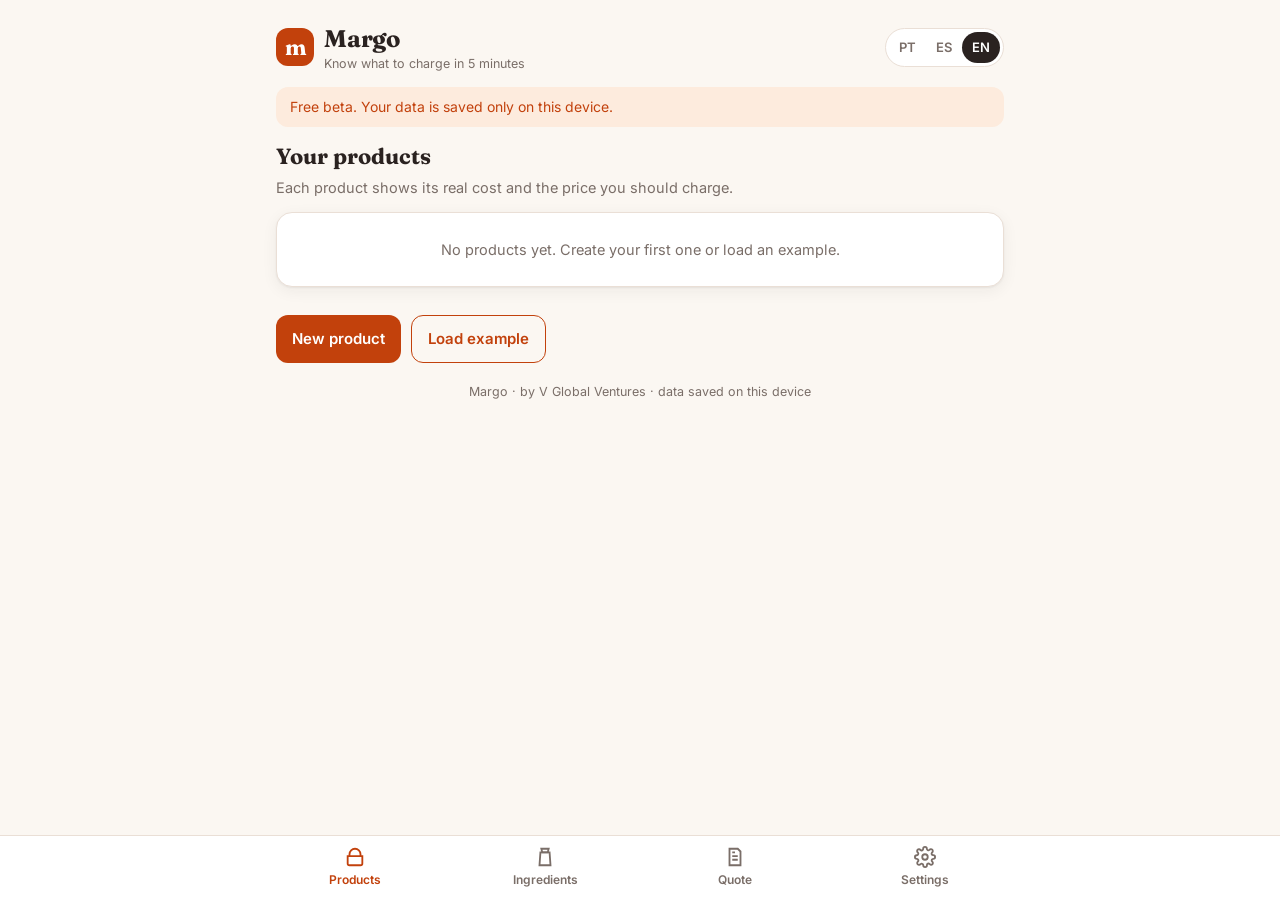
<file: app/index.html>
<!DOCTYPE html>
<html lang="pt">
<head>
<script>if(/github\.io$/.test(location.hostname))location.replace("https://vglobalventures.com"+location.pathname+location.search+location.hash)</script>
<meta charset="utf-8">
<meta name="viewport" content="width=device-width, initial-scale=1">
<title>Margo — precificação para quem vende comida feita em casa</title>
<link rel="preconnect" href="https://fonts.googleapis.com">
<link href="https://fonts.googleapis.com/css2?family=Fraunces:opsz,wght@9..144,600;9..144,700&family=Inter:wght@400;500;600;700&display=swap" rel="stylesheet">
<style>
:root{
  --bg:#FBF7F2; --card:#FFFFFF; --ink:#2A2220; --muted:#7A6E68; --line:#EADFD6;
  --brand:#C2410C; --brand-ink:#FFFFFF; --brand-soft:#FDEBDD; --ok:#15803D; --ok-soft:#DCFCE7;
  --warn:#B45309; --warn-soft:#FEF3C7; --bad:#B91C1C; --bad-soft:#FEE2E2;
  --radius:16px; --shadow:0 1px 2px rgba(42,34,32,.06),0 4px 16px rgba(42,34,32,.06);
}
*{box-sizing:border-box}
html,body{margin:0;background:var(--bg);color:var(--ink);font-family:Inter,system-ui,sans-serif;font-size:16px;line-height:1.45;-webkit-text-size-adjust:100%}
button,input,select,textarea{font:inherit;color:inherit}
.wrap{max-width:760px;margin:0 auto;padding:16px 16px 110px}
header.top{display:flex;align-items:center;justify-content:space-between;gap:12px;padding:6px 0 14px}
.logo{display:flex;align-items:center;gap:10px}
.logo-mark{width:38px;height:38px;border-radius:12px;background:var(--brand);display:grid;place-items:center;color:#fff;font-family:Fraunces,serif;font-weight:700;font-size:22px}
.logo h1{font-family:Fraunces,serif;font-size:24px;margin:0;letter-spacing:-.01em}
.logo small{display:block;color:var(--muted);font-size:12.5px;margin-top:-2px}
.lang{display:flex;background:var(--card);border:1px solid var(--line);border-radius:999px;padding:3px}
.lang button{border:0;background:none;padding:6px 10px;border-radius:999px;font-size:13px;font-weight:600;color:var(--muted);cursor:pointer}
.lang button[aria-pressed=true]{background:var(--ink);color:#fff}
.beta{background:var(--brand-soft);color:var(--brand);border-radius:12px;padding:10px 14px;font-size:14px;margin-bottom:14px}
nav.tabs{position:fixed;bottom:0;left:0;right:0;background:rgba(255,255,255,.96);backdrop-filter:blur(8px);border-top:1px solid var(--line);display:flex;justify-content:center;z-index:20;padding-bottom:env(safe-area-inset-bottom)}
nav.tabs .in{display:flex;max-width:760px;width:100%}
nav.tabs button{flex:1;border:0;background:none;padding:10px 4px 12px;font-size:12px;font-weight:600;color:var(--muted);cursor:pointer;display:flex;flex-direction:column;align-items:center;gap:3px}
nav.tabs button svg{width:22px;height:22px}
nav.tabs button[aria-current=page]{color:var(--brand)}
.card{background:var(--card);border:1px solid var(--line);border-radius:var(--radius);padding:16px;box-shadow:var(--shadow);margin-bottom:14px}
h2{font-family:Fraunces,serif;font-size:22px;margin:4px 0 4px}
h3{font-size:16px;margin:0 0 10px}
p.sub{color:var(--muted);margin:0 0 14px;font-size:14.5px}
label{display:block;font-size:13px;font-weight:600;color:var(--muted);margin:0 0 4px}
.field{margin-bottom:12px}
input,select,textarea{width:100%;border:1px solid var(--line);background:#fff;border-radius:12px;padding:11px 12px;font-size:16px;outline:none}
input:focus,select:focus,textarea:focus{border-color:var(--brand);box-shadow:0 0 0 3px var(--brand-soft)}
.row{display:grid;gap:10px}
.r2{grid-template-columns:1fr 1fr}.r3{grid-template-columns:1fr 1fr 1fr}
@media (max-width:520px){.r3{grid-template-columns:1fr 1fr}.r3>.full{grid-column:1/-1}}
.btn{display:inline-flex;align-items:center;justify-content:center;gap:8px;border:0;border-radius:12px;padding:12px 16px;font-weight:600;cursor:pointer;background:var(--brand);color:var(--brand-ink);font-size:15px;text-decoration:none}
.btn.ghost{background:transparent;color:var(--brand);border:1px solid var(--brand)}
.btn.quiet{background:#F3ECE6;color:var(--ink)}
.btn.danger{background:var(--bad-soft);color:var(--bad)}
.btn.wide{width:100%}
.btn.sm{padding:8px 12px;font-size:14px;border-radius:10px}
.actions{display:flex;gap:10px;flex-wrap:wrap;margin-top:6px}
.list{display:flex;flex-direction:column;gap:10px}
.item{display:flex;align-items:center;justify-content:space-between;gap:12px;padding:12px 14px;border:1px solid var(--line);border-radius:14px;background:#fff;cursor:pointer;text-align:left;width:100%}
.item:hover{border-color:#D8C7BA}
.item .t{font-weight:600}
.item .m{color:var(--muted);font-size:13.5px}
.item .p{font-weight:700;white-space:nowrap}
.empty{color:var(--muted);text-align:center;padding:26px 10px;font-size:14.5px}
.pill{display:inline-block;font-size:12px;font-weight:700;padding:3px 8px;border-radius:999px}
.pill.ok{background:var(--ok-soft);color:var(--ok)}.pill.warn{background:var(--warn-soft);color:var(--warn)}.pill.bad{background:var(--bad-soft);color:var(--bad)}
.ing-line{display:grid;grid-template-columns:1fr 96px 74px 36px;gap:8px;align-items:center;margin-bottom:8px}
.ing-line .x{border:0;background:#F3ECE6;border-radius:10px;height:44px;cursor:pointer;font-size:18px;color:var(--muted)}
.summary{display:grid;grid-template-columns:1fr 1fr;gap:10px}
.stat{background:#FBF7F2;border:1px solid var(--line);border-radius:14px;padding:12px}
.stat .k{font-size:12.5px;color:var(--muted);font-weight:600}
.stat .v{font-size:20px;font-weight:700;margin-top:2px}
.hero-price{background:var(--ink);color:#fff;border-radius:16px;padding:16px;margin:12px 0}
.hero-price .k{opacity:.75;font-size:13px;font-weight:600}
.hero-price .v{font-family:Fraunces,serif;font-size:36px;font-weight:700;line-height:1.1;margin-top:4px}
.hero-price .s{opacity:.8;font-size:13.5px;margin-top:4px}
.breakdown{width:100%;border-collapse:collapse;font-size:14.5px}
.breakdown td{padding:8px 0;border-bottom:1px dashed var(--line)}
.breakdown td:last-child{text-align:right;font-weight:600}
.breakdown tr.total td{border-bottom:0;font-weight:700;padding-top:10px}
.quote-line{display:grid;grid-template-columns:1fr 80px 36px;gap:8px;align-items:center;margin-bottom:8px}
.preview{white-space:pre-wrap;background:#FBF7F2;border:1px solid var(--line);border-radius:14px;padding:14px;font-size:14.5px}
.modal{position:fixed;inset:0;background:rgba(42,34,32,.45);display:none;align-items:flex-end;justify-content:center;z-index:50}
.modal.open{display:flex}
.sheet{background:var(--bg);width:100%;max-width:760px;max-height:92vh;overflow:auto;border-radius:20px 20px 0 0;padding:18px 16px 28px}
@media (min-width:700px){.modal{align-items:center}.sheet{border-radius:20px}}
.sheet-head{display:flex;justify-content:space-between;align-items:center;margin-bottom:8px}
.close{border:0;background:#F3ECE6;width:36px;height:36px;border-radius:50%;font-size:20px;cursor:pointer;color:var(--muted)}
.toast{position:fixed;left:50%;bottom:90px;transform:translateX(-50%);background:var(--ink);color:#fff;padding:10px 16px;border-radius:999px;font-size:14px;opacity:0;transition:opacity .2s;pointer-events:none;z-index:60}
.toast.show{opacity:1}
.hint{font-size:13px;color:var(--muted);margin-top:4px}
.tiny{font-size:12.5px;color:var(--muted)}
.split{display:flex;justify-content:space-between;align-items:center;gap:10px}
hr{border:0;border-top:1px solid var(--line);margin:14px 0}
footer.f{color:var(--muted);font-size:12.5px;text-align:center;margin-top:20px}
</style>
</head>
<body>
<div class="wrap">
  <header class="top">
    <div class="logo">
      <div class="logo-mark" aria-hidden="true">m</div>
      <div><h1>Margo</h1><small data-t="tagline"></small></div>
    </div>
    <div class="lang" role="group" aria-label="Language">
      <button data-lang="pt">PT</button><button data-lang="es">ES</button><button data-lang="en">EN</button>
    </div>
  </header>
  <div class="beta" data-t="beta"></div>
  <main id="view"></main>
  <footer class="f">Margo · by V Global Ventures · <span data-t="localNote"></span></footer>
</div>

<nav class="tabs"><div class="in">
  <button data-tab="products"><svg viewBox="0 0 24 24" fill="none" stroke="currentColor" stroke-width="2"><path d="M4 11h16v8a2 2 0 0 1-2 2H6a2 2 0 0 1-2-2v-8z"/><path d="M6 11V9a6 6 0 0 1 12 0v2"/></svg><span data-t="tabProducts"></span></button>
  <button data-tab="ingredients"><svg viewBox="0 0 24 24" fill="none" stroke="currentColor" stroke-width="2"><path d="M8 3h8l-1 4H9z"/><path d="M7 7h10l1 14H6z"/></svg><span data-t="tabIngredients"></span></button>
  <button data-tab="quote"><svg viewBox="0 0 24 24" fill="none" stroke="currentColor" stroke-width="2"><path d="M6 3h9l3 3v15H6z"/><path d="M9 11h6M9 15h6M9 7h3"/></svg><span data-t="tabQuote"></span></button>
  <button data-tab="settings"><svg viewBox="0 0 24 24" fill="none" stroke="currentColor" stroke-width="2"><circle cx="12" cy="12" r="3"/><path d="M19.4 15a1.7 1.7 0 0 0 .3 1.8l.1.1a2 2 0 1 1-2.8 2.8l-.1-.1a1.7 1.7 0 0 0-1.8-.3 1.7 1.7 0 0 0-1 1.5V21a2 2 0 1 1-4 0v-.1a1.7 1.7 0 0 0-1.1-1.5 1.7 1.7 0 0 0-1.8.3l-.1.1a2 2 0 1 1-2.8-2.8l.1-.1a1.7 1.7 0 0 0 .3-1.8 1.7 1.7 0 0 0-1.5-1H3a2 2 0 1 1 0-4h.1a1.7 1.7 0 0 0 1.5-1.1 1.7 1.7 0 0 0-.3-1.8l-.1-.1a2 2 0 1 1 2.8-2.8l.1.1a1.7 1.7 0 0 0 1.8.3H9a1.7 1.7 0 0 0 1-1.5V3a2 2 0 1 1 4 0v.1a1.7 1.7 0 0 0 1 1.5 1.7 1.7 0 0 0 1.8-.3l.1-.1a2 2 0 1 1 2.8 2.8l-.1.1a1.7 1.7 0 0 0-.3 1.8V9a1.7 1.7 0 0 0 1.5 1H21a2 2 0 1 1 0 4h-.1a1.7 1.7 0 0 0-1.5 1z"/></svg><span data-t="tabSettings"></span></button>
</div></nav>

<div class="modal" id="modal" role="dialog" aria-modal="true"><div class="sheet" id="sheet"></div></div>
<div class="toast" id="toast" role="status"></div>

<script>
/* ===================== i18n ===================== */
const I18N = {
 pt:{proFoot:"Orçamento feito com Margo, o app de preço para confeitaria:",limitTitle:"Você chegou a 5 produtos 🎉",limitText:"O plano grátis guarda até 5 produtos. Entre como fundadora para ter produtos ilimitados e orçamentos com o nome do seu negócio, com preço travado para sempre.",limitCta:"Quero ser fundadora",later:"Agora não",planFree:"Plano grátis: até 5 produtos",planPro:"Plano Fundadora ativo ✓",seePlans:"Ver plano Fundadora",tagline:"Saiba quanto cobrar em 5 minutos",beta:"Versão beta gratuita. Seus dados ficam salvos só neste aparelho.",localNote:"dados salvos neste aparelho",
  tabProducts:"Produtos",tabIngredients:"Ingredientes",tabQuote:"Orçamento",tabSettings:"Ajustes",
  productsTitle:"Seus produtos",productsSub:"Cada produto mostra o custo real e o preço que você deveria cobrar.",newProduct:"Novo produto",
  ingredientsTitle:"Ingredientes e embalagens",ingredientsSub:"Cadastre o que você compra e o preço que pagou. O Margo calcula o custo de cada grama.",newIngredient:"Novo ingrediente",
  noProducts:"Nenhum produto ainda. Crie o primeiro ou carregue um exemplo.",noIngredients:"Nenhum ingrediente ainda.",loadExample:"Carregar exemplo",
  name:"Nome",pkgPrice:"Preço pago",pkgQty:"Quantidade da embalagem",unit:"Unidade",save:"Salvar",cancel:"Cancelar",del:"Excluir",edit:"Editar",
  costPer:"custo por",yield:"Rendimento (unidades)",ingredientsUsed:"Ingredientes usados",addLine:"+ Adicionar ingrediente",qty:"Qtd.",
  packPerUnit:"Embalagem por unidade",laborMin:"Tempo de trabalho (minutos, receita inteira)",margin:"Lucro desejado (% do preço)",
  extraCost:"Outros custos da receita (gás, luz etc.)",suggested:"Preço sugerido por unidade",perBatch:"por receita",
  profitUnit:"Lucro por unidade",costUnit:"Custo por unidade",breakEven:"Preço mínimo (sem lucro)",
  bIngredients:"Ingredientes",bPack:"Embalagens",bLabor:"Seu trabalho",bOverhead:"Custos fixos do negócio",bExtra:"Outros custos",bTotal:"Custo total da receita",
  currentPrice:"Preço que você cobra hoje (opcional)",verdictLow:"Você está cobrando abaixo do custo: prejuízo de",verdictThin:"Seu lucro atual é baixo:",verdictGood:"Seu preço está saudável: lucro de",perUnitShort:"por unidade",
  settingsTitle:"Ajustes do negócio",settingsSub:"Esses números entram no custo de todos os produtos.",bizName:"Nome do negócio",currency:"Moeda",
  hourly:"Quanto vale sua hora de trabalho",fixedMonth:"Custos fixos por mês (aluguel, internet, MEI, apps…)",hoursMonth:"Horas trabalhadas por mês",
  fixedHint:"Os custos fixos são divididos pelas horas trabalhadas e somados a cada receita conforme o tempo que ela leva.",
  defMargin:"Lucro padrão para novos produtos (%)",backup:"Backup",backupSub:"Copie seus dados para guardar ou passar para outro aparelho.",copyBackup:"Copiar backup",restore:"Restaurar backup",pasteHere:"Cole aqui o backup",resetAll:"Apagar tudo",
  quoteTitle:"Orçamento para cliente",quoteSub:"Monte o pedido e envie pronto pelo WhatsApp.",client:"Nome do cliente",product:"Produto",addItem:"+ Adicionar item",
  delivery:"Taxa de entrega",discount:"Desconto",notes:"Observações",deadline:"Data de entrega",total:"Total",copy:"Copiar texto",whatsapp:"Enviar no WhatsApp",
  quoteHeader:"ORÇAMENTO",quoteHello:"Olá",quoteThanks:"Obrigado pela preferência!",quoteValid:"Orçamento válido por 7 dias.",subtotal:"Subtotal",
  copied:"Copiado!",saved:"Salvo!",deleted:"Excluído",confirmDelete:"Excluir mesmo?",yes:"Sim, excluir",no:"Não",needProducts:"Crie um produto antes de montar um orçamento.",
  restoreOk:"Backup restaurado!",restoreBad:"Backup inválido.",confirmReset:"Apagar todos os dados deste aparelho?",exampleLoaded:"Exemplo carregado!",
  required:"Preencha o nome.",units:{g:"g",kg:"kg",ml:"ml",l:"L",un:"un"},each:"cada",copyFail:"Não foi possível copiar. Selecione o texto e copie manualmente."},
 es:{proFoot:"Presupuesto hecho con Margo, la app de precios para repostería:",limitTitle:"Llegaste a 5 productos 🎉",limitText:"El plan gratis guarda hasta 5 productos. Hazte fundadora para tener productos ilimitados y presupuestos con el nombre de tu negocio, con precio congelado para siempre.",limitCta:"Quiero ser fundadora",later:"Ahora no",planFree:"Plan gratis: hasta 5 productos",planPro:"Plan Fundadora activo ✓",seePlans:"Ver plan Fundadora",tagline:"Sabe cuánto cobrar en 5 minutos",beta:"Versión beta gratuita. Tus datos se guardan solo en este dispositivo.",localNote:"datos guardados en este dispositivo",
  tabProducts:"Productos",tabIngredients:"Ingredientes",tabQuote:"Presupuesto",tabSettings:"Ajustes",
  productsTitle:"Tus productos",productsSub:"Cada producto muestra el costo real y el precio que deberías cobrar.",newProduct:"Nuevo producto",
  ingredientsTitle:"Ingredientes y empaques",ingredientsSub:"Registra lo que compras y cuánto pagaste. Margo calcula el costo de cada gramo.",newIngredient:"Nuevo ingrediente",
  noProducts:"Aún no hay productos. Crea el primero o carga un ejemplo.",noIngredients:"Aún no hay ingredientes.",loadExample:"Cargar ejemplo",
  name:"Nombre",pkgPrice:"Precio pagado",pkgQty:"Cantidad del paquete",unit:"Unidad",save:"Guardar",cancel:"Cancelar",del:"Eliminar",edit:"Editar",
  costPer:"costo por",yield:"Rendimiento (unidades)",ingredientsUsed:"Ingredientes usados",addLine:"+ Agregar ingrediente",qty:"Cant.",
  packPerUnit:"Empaque por unidad",laborMin:"Tiempo de trabajo (minutos, receta completa)",margin:"Ganancia deseada (% del precio)",
  extraCost:"Otros costos de la receta (gas, luz, etc.)",suggested:"Precio sugerido por unidad",perBatch:"por receta",
  profitUnit:"Ganancia por unidad",costUnit:"Costo por unidad",breakEven:"Precio mínimo (sin ganancia)",
  bIngredients:"Ingredientes",bPack:"Empaques",bLabor:"Tu trabajo",bOverhead:"Costos fijos del negocio",bExtra:"Otros costos",bTotal:"Costo total de la receta",
  currentPrice:"Precio que cobras hoy (opcional)",verdictLow:"Estás cobrando por debajo del costo: pérdida de",verdictThin:"Tu ganancia actual es baja:",verdictGood:"Tu precio está sano: ganancia de",perUnitShort:"por unidad",
  settingsTitle:"Ajustes del negocio",settingsSub:"Estos números entran en el costo de todos los productos.",bizName:"Nombre del negocio",currency:"Moneda",
  hourly:"Cuánto vale tu hora de trabajo",fixedMonth:"Costos fijos por mes (alquiler, internet, impuestos, apps…)",hoursMonth:"Horas trabajadas por mes",
  fixedHint:"Los costos fijos se dividen entre las horas trabajadas y se suman a cada receta según el tiempo que toma.",
  defMargin:"Ganancia predeterminada para nuevos productos (%)",backup:"Respaldo",backupSub:"Copia tus datos para guardarlos o pasarlos a otro dispositivo.",copyBackup:"Copiar respaldo",restore:"Restaurar respaldo",pasteHere:"Pega aquí el respaldo",resetAll:"Borrar todo",
  quoteTitle:"Presupuesto para cliente",quoteSub:"Arma el pedido y envíalo listo por WhatsApp.",client:"Nombre del cliente",product:"Producto",addItem:"+ Agregar ítem",
  delivery:"Costo de envío",discount:"Descuento",notes:"Observaciones",deadline:"Fecha de entrega",total:"Total",copy:"Copiar texto",whatsapp:"Enviar por WhatsApp",
  quoteHeader:"PRESUPUESTO",quoteHello:"¡Hola",quoteThanks:"¡Gracias por tu preferencia!",quoteValid:"Presupuesto válido por 7 días.",subtotal:"Subtotal",
  copied:"¡Copiado!",saved:"¡Guardado!",deleted:"Eliminado",confirmDelete:"¿Eliminar de verdad?",yes:"Sí, eliminar",no:"No",needProducts:"Crea un producto antes de armar un presupuesto.",
  restoreOk:"¡Respaldo restaurado!",restoreBad:"Respaldo inválido.",confirmReset:"¿Borrar todos los datos de este dispositivo?",exampleLoaded:"¡Ejemplo cargado!",
  required:"Completa el nombre.",units:{g:"g",kg:"kg",ml:"ml",l:"L",un:"u"},each:"c/u",copyFail:"No se pudo copiar. Selecciona el texto y cópialo manualmente."},
 en:{proFoot:"Quote made with Margo, the pricing app for bakers:",limitTitle:"You've reached 5 products 🎉",limitText:"The free plan keeps up to 5 products. Become a founding member for unlimited products and quotes with your bakery's name, at a price locked for good.",limitCta:"Become a founding member",later:"Not now",planFree:"Free plan: up to 5 products",planPro:"Founding Member active ✓",seePlans:"See Founding Member plan",tagline:"Know what to charge in 5 minutes",beta:"Free beta. Your data is saved only on this device.",localNote:"data saved on this device",
  tabProducts:"Products",tabIngredients:"Ingredients",tabQuote:"Quote",tabSettings:"Settings",
  productsTitle:"Your products",productsSub:"Each product shows its real cost and the price you should charge.",newProduct:"New product",
  ingredientsTitle:"Ingredients & packaging",ingredientsSub:"Add what you buy and what you paid. Margo works out the cost of every gram.",newIngredient:"New ingredient",
  noProducts:"No products yet. Create your first one or load an example.",noIngredients:"No ingredients yet.",loadExample:"Load example",
  name:"Name",pkgPrice:"Price paid",pkgQty:"Package size",unit:"Unit",save:"Save",cancel:"Cancel",del:"Delete",edit:"Edit",
  costPer:"cost per",yield:"Yield (units)",ingredientsUsed:"Ingredients used",addLine:"+ Add ingredient",qty:"Qty",
  packPerUnit:"Packaging per unit",laborMin:"Working time (minutes, whole batch)",margin:"Target profit (% of price)",
  extraCost:"Other batch costs (gas, power, etc.)",suggested:"Suggested price per unit",perBatch:"per batch",
  profitUnit:"Profit per unit",costUnit:"Cost per unit",breakEven:"Minimum price (no profit)",
  bIngredients:"Ingredients",bPack:"Packaging",bLabor:"Your labor",bOverhead:"Business fixed costs",bExtra:"Other costs",bTotal:"Total batch cost",
  currentPrice:"Price you charge today (optional)",verdictLow:"You are charging below cost: losing",verdictThin:"Your current profit is thin:",verdictGood:"Your price is healthy: profit of",perUnitShort:"per unit",
  settingsTitle:"Business settings",settingsSub:"These numbers go into the cost of every product.",bizName:"Business name",currency:"Currency",
  hourly:"What your working hour is worth",fixedMonth:"Monthly fixed costs (rent, internet, licenses, apps…)",hoursMonth:"Hours worked per month",
  fixedHint:"Fixed costs are divided by your working hours and added to each batch based on how long it takes.",
  defMargin:"Default profit for new products (%)",backup:"Backup",backupSub:"Copy your data to keep it safe or move it to another device.",copyBackup:"Copy backup",restore:"Restore backup",pasteHere:"Paste your backup here",resetAll:"Erase everything",
  quoteTitle:"Customer quote",quoteSub:"Build the order and send it ready-made on WhatsApp.",client:"Customer name",product:"Product",addItem:"+ Add item",
  delivery:"Delivery fee",discount:"Discount",notes:"Notes",deadline:"Delivery date",total:"Total",copy:"Copy text",whatsapp:"Send on WhatsApp",
  quoteHeader:"QUOTE",quoteHello:"Hi",quoteThanks:"Thank you for your order!",quoteValid:"Quote valid for 7 days.",subtotal:"Subtotal",
  copied:"Copied!",saved:"Saved!",deleted:"Deleted",confirmDelete:"Delete this?",yes:"Yes, delete",no:"No",needProducts:"Create a product before building a quote.",
  restoreOk:"Backup restored!",restoreBad:"Invalid backup.",confirmReset:"Erase all data on this device?",exampleLoaded:"Example loaded!",
  required:"Please enter a name.",units:{g:"g",kg:"kg",ml:"ml",l:"L",un:"pc"},each:"each",copyFail:"Couldn't copy. Select the text and copy it manually."}
};
const CURRENCIES=["BRL","USD","EUR","MXN","COP","ARS","CLP","PEN","GBP","CAD","AUD"];
const LOCALE={pt:"pt-BR",es:"es-419",en:"en-US"};

/* ===================== state ===================== */
const KEY="margo.v1";
function defaultState(lang){
  const cur={pt:"BRL",es:"MXN",en:"USD"}[lang]||"USD";
  return {lang, settings:{biz:"",currency:cur,hourly:{BRL:20,MXN:80,USD:18}[cur]||15,fixed:{BRL:300,MXN:1200,USD:150}[cur]||150,hours:120,margin:30},
          ingredients:[], products:[], quote:{client:"",items:[],delivery:0,discount:0,notes:"",deadline:""}};
}
function detectLang(){const n=(navigator.language||"en").slice(0,2);return ["pt","es","en"].includes(n)?n:"en";}
let S;
function load(){try{const r=localStorage.getItem(KEY);if(r){const p=JSON.parse(r);if(p&&p.settings)return p;}}catch(e){}return defaultState(detectLang());}
function persist(){try{localStorage.setItem(KEY,JSON.stringify(S));}catch(e){}}
S=load();
const uid=()=>Math.random().toString(36).slice(2,10);
const t=k=>(I18N[S.lang]||I18N.en)[k]??k;
const num=v=>{const n=parseFloat(String(v).replace(",","."));return isFinite(n)?n:0;};
const money=v=>{try{return new Intl.NumberFormat(LOCALE[S.lang],{style:"currency",currency:S.settings.currency}).format(v||0);}catch(e){return (v||0).toFixed(2);}};
const esc=s=>String(s??"").replace(/[&<>"']/g,c=>({"&":"&amp;","<":"&lt;",">":"&gt;",'"':"&quot;","'":"&#39;"}[c]));

/* ===================== plan ===================== */
const FREE_LIMIT=5;
const SITE="https://vglobalventures.com/margo/";
function isPro(){try{const v=localStorage.getItem("margo.pro");if(!v)return false;const p=JSON.parse(v);return !p.until||Date.now()<p.until;}catch(e){return false;}}
function plansUrl(){return "../?lang="+S.lang+"#planos";}
function upsell(){
  openModal(`<div class="sheet-head"><h2 style="margin:0">${t("limitTitle")}</h2><button class="close" id="cl">×</button></div>
   <p class="sub">${t("limitText")}</p>
   <div class="actions"><a class="btn" href="${plansUrl()}" target="_top">${t("limitCta")}</a><button class="btn quiet" id="ln">${t("later")}</button></div>`);
  document.getElementById("cl").onclick=closeModal;document.getElementById("ln").onclick=closeModal;
}
/* ===================== units & math ===================== */
// base units: mass -> g, volume -> ml, count -> un
const BASE={g:["g",1],kg:["g",1000],ml:["ml",1],l:["ml",1000],un:["un",1]};
function toBase(qty,unit){const b=BASE[unit]||BASE.un;return [qty*b[1],b[0]];}
function ingCostPerBase(ing){const [q]=toBase(num(ing.qty),ing.unit);return q>0?num(ing.price)/q:0;}
function compatibleUnits(unit){const base=(BASE[unit]||BASE.un)[0];return Object.keys(BASE).filter(u=>BASE[u][0]===base);}
function calc(p){
  const st=S.settings;
  let ingCost=0;
  (p.lines||[]).forEach(l=>{const ing=S.ingredients.find(i=>i.id===l.ing);if(!ing)return;const [q,b]=toBase(num(l.qty),l.unit||ing.unit);const [,ib]=toBase(1,ing.unit);if(b!==ib)return;ingCost+=q*ingCostPerBase(ing);});
  const y=Math.max(1,num(p.yield));
  const pack=num(p.pack)*y;
  const minutes=num(p.minutes);
  const labor=num(st.hourly)*minutes/60;
  const overheadRate=num(st.hours)>0?num(st.fixed)/num(st.hours):0;
  const overhead=overheadRate*minutes/60;
  const extra=num(p.extra);
  const total=ingCost+pack+labor+overhead+extra;
  const unitCost=total/y;
  const m=Math.min(Math.max(num(p.margin),0),95)/100;
  const price=unitCost/(1-m);
  const priceR=Math.ceil(price*100)/100;
  const profit=priceR-unitCost;
  const cur=num(p.current);
  return {ingCost,pack,labor,overhead,extra,total,unitCost,price:priceR,profit,y,cur,curProfit:cur?cur-unitCost:null};
}

/* ===================== UI helpers ===================== */
function toast(msg){const el=document.getElementById("toast");el.textContent=msg;el.classList.add("show");clearTimeout(toast._t);toast._t=setTimeout(()=>el.classList.remove("show"),1800);}
function openModal(html){document.getElementById("sheet").innerHTML=html;document.getElementById("modal").classList.add("open");}
function closeModal(){document.getElementById("modal").classList.remove("open");}
document.getElementById("modal").addEventListener("click",e=>{if(e.target.id==="modal")closeModal();});
function confirmBox(msg,onYes){
  openModal(`<div class="sheet-head"><h3 style="margin:0">${esc(msg)}</h3></div><div class="actions"><button class="btn danger" id="cy">${t("yes")}</button><button class="btn quiet" id="cn">${t("no")}</button></div>`);
  document.getElementById("cy").onclick=()=>{closeModal();onYes();};document.getElementById("cn").onclick=closeModal;
}
async function copyText(txt){try{await navigator.clipboard.writeText(txt);toast(t("copied"));}catch(e){toast(t("copyFail"));}}
function unitOptions(sel,list){return (list||Object.keys(BASE)).map(u=>`<option value="${u}" ${u===sel?"selected":""}>${I18N[S.lang].units[u]}</option>`).join("");}

/* ===================== routing ===================== */
let tab=(location.hash||"").replace("#","")||"products";
if(!["products","ingredients","quote","settings"].includes(tab))tab="products";
function go(x){tab=x;try{history.replaceState(null,"","#"+x);}catch(e){}render();}
document.querySelectorAll("nav.tabs button").forEach(b=>b.onclick=()=>go(b.dataset.tab));
document.querySelectorAll(".lang button").forEach(b=>b.onclick=()=>{S.lang=b.dataset.lang;persist();render();});
window.addEventListener("hashchange",()=>{const h=location.hash.replace("#","");if(h&&h!==tab&&["products","ingredients","quote","settings"].includes(h)){tab=h;render();}});

function render(){
  document.documentElement.lang=S.lang;
  document.querySelectorAll("[data-t]").forEach(el=>el.textContent=t(el.dataset.t));
  document.querySelectorAll(".lang button").forEach(b=>b.setAttribute("aria-pressed",b.dataset.lang===S.lang));
  document.querySelectorAll("nav.tabs button").forEach(b=>b.toggleAttribute("aria-current",b.dataset.tab===tab)||b.dataset.tab===tab&&b.setAttribute("aria-current","page"));
  document.querySelectorAll("nav.tabs button").forEach(b=>{if(b.dataset.tab===tab)b.setAttribute("aria-current","page");else b.removeAttribute("aria-current");});
  ({products:viewProducts,ingredients:viewIngredients,quote:viewQuote,settings:viewSettings})[tab]();
  window.scrollTo(0,0);
}

/* ===================== Products ===================== */
function verdictPill(c){
  if(c.curProfit===null)return "";
  const pct=c.cur>0?c.curProfit/c.cur:0;
  if(c.curProfit<0)return `<span class="pill bad">−${money(-c.curProfit)}</span>`;
  if(pct<0.15)return `<span class="pill warn">${Math.round(pct*100)}%</span>`;
  return `<span class="pill ok">${Math.round(pct*100)}%</span>`;
}
function viewProducts(){
  const v=document.getElementById("view");
  const items=S.products.map(p=>{const c=calc(p);return `<button class="item" data-id="${p.id}"><div><div class="t">${esc(p.name)}</div><div class="m">${t("costUnit")}: ${money(c.unitCost)} · ${c.y} un ${verdictPill(c)}</div></div><div class="p">${money(c.price)}</div></button>`;}).join("");
  v.innerHTML=`<h2>${t("productsTitle")}</h2><p class="sub">${t("productsSub")}</p>
   <div class="list">${items||`<div class="card empty">${t("noProducts")}</div>`}</div>
   <div class="actions" style="margin-top:14px"><button class="btn" id="np">${t("newProduct")}</button>${S.products.length?"":`<button class="btn ghost" id="ex">${t("loadExample")}</button>`}</div>`;
  v.querySelectorAll(".item").forEach(b=>b.onclick=()=>editProduct(b.dataset.id));
  document.getElementById("np").onclick=()=>{if(!isPro()&&S.products.length>=FREE_LIMIT){upsell();return;}editProduct(null);};
  const ex=document.getElementById("ex");if(ex)ex.onclick=loadExample;
}
function editProduct(id){
  const orig=S.products.find(p=>p.id===id);
  const p=orig?JSON.parse(JSON.stringify(orig)):{id:uid(),name:"",yield:10,lines:[],pack:0,minutes:60,margin:S.settings.margin,extra:0,current:""};
  const draw=()=>{
    const c=calc(p);
    const lines=p.lines.map((l,i)=>{const ing=S.ingredients.find(x=>x.id===l.ing);const units=ing?compatibleUnits(ing.unit):Object.keys(BASE);
      return `<div class="ing-line"><select data-i="${i}" data-k="ing">${S.ingredients.map(x=>`<option value="${x.id}" ${x.id===l.ing?"selected":""}>${esc(x.name)}</option>`).join("")}</select>
      <input inputmode="decimal" data-i="${i}" data-k="qty" value="${esc(l.qty)}" placeholder="${t("qty")}"><select data-i="${i}" data-k="unit">${unitOptions(l.unit,units)}</select><button class="x" data-rm="${i}" aria-label="${t("del")}">×</button></div>`;}).join("");
    let verdict="";
    if(c.curProfit!==null){
      const pct=c.cur>0?Math.round(c.curProfit/c.cur*100):0;
      if(c.curProfit<0)verdict=`<div class="beta" style="background:var(--bad-soft);color:var(--bad)">${t("verdictLow")} ${money(-c.curProfit)} ${t("perUnitShort")}.</div>`;
      else if(pct<15)verdict=`<div class="beta" style="background:var(--warn-soft);color:var(--warn)">${t("verdictThin")} ${money(c.curProfit)} ${t("perUnitShort")} (${pct}%).</div>`;
      else verdict=`<div class="beta" style="background:var(--ok-soft);color:var(--ok)">${t("verdictGood")} ${money(c.curProfit)} ${t("perUnitShort")} (${pct}%).</div>`;
    }
    openModal(`<div class="sheet-head"><h2 style="margin:0">${esc(p.name)||t("newProduct")}</h2><button class="close" id="cl" aria-label="close">×</button></div>
     <div class="field"><label>${t("name")}</label><input id="pn" value="${esc(p.name)}"></div>
     <div class="row r2"><div class="field"><label>${t("yield")}</label><input inputmode="decimal" id="py" value="${esc(p.yield)}"></div>
       <div class="field"><label>${t("margin")}</label><input inputmode="decimal" id="pm" value="${esc(p.margin)}"></div></div>
     <h3 style="margin-top:4px">${t("ingredientsUsed")}</h3>
     ${S.ingredients.length?lines:`<p class="tiny">${t("noIngredients")}</p>`}
     ${S.ingredients.length?`<button class="btn quiet sm" id="al">${t("addLine")}</button>`:""}
     <hr>
     <div class="row r3"><div class="field"><label>${t("packPerUnit")}</label><input inputmode="decimal" id="pp" value="${esc(p.pack)}"></div>
       <div class="field"><label>${t("laborMin")}</label><input inputmode="decimal" id="pt" value="${esc(p.minutes)}"></div>
       <div class="field full"><label>${t("extraCost")}</label><input inputmode="decimal" id="pe" value="${esc(p.extra)}"></div></div>
     <div class="hero-price"><div class="k">${t("suggested")}</div><div class="v" id="hv">${money(c.price)}</div>
       <div class="s" id="hs">${t("costUnit")}: ${money(c.unitCost)} · ${t("profitUnit")}: ${money(c.profit)} · ${money(c.price*c.y)} ${t("perBatch")}</div></div>
     <table class="breakdown" id="bd"></table>
     <div class="field" style="margin-top:12px"><label>${t("currentPrice")}</label><input inputmode="decimal" id="pc" value="${esc(p.current)}"></div>
     <div id="vd">${verdict}</div>
     <div class="actions"><button class="btn" id="sv">${t("save")}</button>${orig?`<button class="btn danger" id="dl">${t("del")}</button>`:""}<button class="btn quiet" id="cc">${t("cancel")}</button></div>`);
    drawBreakdown(c);
    const sh=document.getElementById("sheet");
    const bind=(idx,key)=>e=>{p[key]=e.target.value;refresh();};
    document.getElementById("pn").oninput=e=>{p.name=e.target.value;};
    document.getElementById("py").oninput=bind(0,"yield");document.getElementById("pm").oninput=bind(0,"margin");
    document.getElementById("pp").oninput=bind(0,"pack");document.getElementById("pt").oninput=bind(0,"minutes");
    document.getElementById("pe").oninput=bind(0,"extra");document.getElementById("pc").oninput=bind(0,"current");
    sh.querySelectorAll("[data-k]").forEach(el=>{
      const ev=el.tagName==="SELECT"?"onchange":"oninput";
      el[ev]=e=>{const i=+el.dataset.i,k=el.dataset.k;p.lines[i][k]=e.target.value;
        if(k==="ing"){const ing=S.ingredients.find(x=>x.id===e.target.value);if(ing&&!compatibleUnits(ing.unit).includes(p.lines[i].unit))p.lines[i].unit=ing.unit==="kg"?"g":ing.unit==="l"?"ml":ing.unit;draw();return;}
        refresh();};
    });
    sh.querySelectorAll("[data-rm]").forEach(b=>b.onclick=()=>{p.lines.splice(+b.dataset.rm,1);draw();});
    const al=document.getElementById("al");if(al)al.onclick=()=>{const ing=S.ingredients[0];p.lines.push({ing:ing.id,qty:"",unit:ing.unit==="kg"?"g":ing.unit==="l"?"ml":ing.unit});draw();};
    document.getElementById("cl").onclick=closeModal;document.getElementById("cc").onclick=closeModal;
    document.getElementById("sv").onclick=()=>{if(!p.name.trim()){toast(t("required"));return;}
      if(orig)Object.assign(orig,p);else S.products.push(p);persist();closeModal();toast(t("saved"));render();};
    const dl=document.getElementById("dl");if(dl)dl.onclick=()=>confirmBox(t("confirmDelete"),()=>{S.products=S.products.filter(x=>x.id!==p.id);persist();toast(t("deleted"));render();});
  };
  const refresh=()=>{const c=calc(p);
    document.getElementById("hv").textContent=money(c.price);
    document.getElementById("hs").textContent=`${t("costUnit")}: ${money(c.unitCost)} · ${t("profitUnit")}: ${money(c.profit)} · ${money(c.price*c.y)} ${t("perBatch")}`;
    drawBreakdown(c);
    let verdict="";
    if(c.curProfit!==null){const pct=c.cur>0?Math.round(c.curProfit/c.cur*100):0;
      if(c.curProfit<0)verdict=`<div class="beta" style="background:var(--bad-soft);color:var(--bad)">${t("verdictLow")} ${money(-c.curProfit)} ${t("perUnitShort")}.</div>`;
      else if(pct<15)verdict=`<div class="beta" style="background:var(--warn-soft);color:var(--warn)">${t("verdictThin")} ${money(c.curProfit)} ${t("perUnitShort")} (${pct}%).</div>`;
      else verdict=`<div class="beta" style="background:var(--ok-soft);color:var(--ok)">${t("verdictGood")} ${money(c.curProfit)} ${t("perUnitShort")} (${pct}%).</div>`;}
    document.getElementById("vd").innerHTML=verdict;
  };
  draw();
}
function drawBreakdown(c){
  document.getElementById("bd").innerHTML=[
    [t("bIngredients"),c.ingCost],[t("bPack"),c.pack],[t("bLabor"),c.labor],[t("bOverhead"),c.overhead],[t("bExtra"),c.extra]
  ].map(r=>`<tr><td>${r[0]}</td><td>${money(r[1])}</td></tr>`).join("")+
  `<tr class="total"><td>${t("bTotal")}</td><td>${money(c.total)}</td></tr><tr><td>${t("breakEven")}</td><td>${money(c.unitCost)}</td></tr>`;
}

/* ===================== Ingredients ===================== */
function viewIngredients(){
  const v=document.getElementById("view");
  const items=S.ingredients.map(i=>{const [,b]=toBase(1,i.unit);const per=ingCostPerBase(i);
    const shown=b==="un"?money(per):money(per*(b==="g"?1000:1000));
    const lbl=b==="un"?I18N[S.lang].units.un:(b==="g"?"kg":"L");
    return `<button class="item" data-id="${i.id}"><div><div class="t">${esc(i.name)}</div><div class="m">${money(num(i.price))} · ${esc(i.qty)} ${I18N[S.lang].units[i.unit]}</div></div><div class="p">${shown}<span class="tiny">/${lbl}</span></div></button>`;}).join("");
  v.innerHTML=`<h2>${t("ingredientsTitle")}</h2><p class="sub">${t("ingredientsSub")}</p>
    <div class="list">${items||`<div class="card empty">${t("noIngredients")}</div>`}</div>
    <div class="actions" style="margin-top:14px"><button class="btn" id="ni">${t("newIngredient")}</button></div>`;
  v.querySelectorAll(".item").forEach(b=>b.onclick=()=>editIngredient(b.dataset.id));
  document.getElementById("ni").onclick=()=>editIngredient(null);
}
function editIngredient(id){
  const orig=S.ingredients.find(i=>i.id===id);
  const i=orig?{...orig}:{id:uid(),name:"",price:"",qty:"",unit:"g"};
  openModal(`<div class="sheet-head"><h2 style="margin:0">${esc(i.name)||t("newIngredient")}</h2><button class="close" id="cl">×</button></div>
    <div class="field"><label>${t("name")}</label><input id="in" value="${esc(i.name)}"></div>
    <div class="row r3"><div class="field"><label>${t("pkgPrice")}</label><input inputmode="decimal" id="ip" value="${esc(i.price)}"></div>
      <div class="field"><label>${t("pkgQty")}</label><input inputmode="decimal" id="iq" value="${esc(i.qty)}"></div>
      <div class="field"><label>${t("unit")}</label><select id="iu">${unitOptions(i.unit)}</select></div></div>
    <p class="hint" id="ih"></p>
    <div class="actions"><button class="btn" id="sv">${t("save")}</button>${orig?`<button class="btn danger" id="dl">${t("del")}</button>`:""}<button class="btn quiet" id="cc">${t("cancel")}</button></div>`);
  const hint=()=>{const per=ingCostPerBase(i);const [,b]=toBase(1,i.unit);const u=I18N[S.lang].units[b];
    document.getElementById("ih").textContent=per>0?`${t("costPer")} ${b==="un"?u:"1 "+u}: ${new Intl.NumberFormat(LOCALE[S.lang],{style:"currency",currency:S.settings.currency,maximumFractionDigits:4}).format(per)}`:"";};
  ["in","ip","iq"].forEach(k=>document.getElementById(k).oninput=e=>{i[{in:"name",ip:"price",iq:"qty"}[k]]=e.target.value;hint();});
  document.getElementById("iu").onchange=e=>{i.unit=e.target.value;hint();};hint();
  document.getElementById("cl").onclick=closeModal;document.getElementById("cc").onclick=closeModal;
  document.getElementById("sv").onclick=()=>{if(!i.name.trim()){toast(t("required"));return;}
    if(orig){
      // keep recipe lines valid if unit family changed
      if(BASE[orig.unit][0]!==BASE[i.unit][0])S.products.forEach(p=>p.lines.forEach(l=>{if(l.ing===i.id)l.unit=i.unit;}));
      Object.assign(orig,i);
    } else S.ingredients.push(i);
    persist();closeModal();toast(t("saved"));render();};
  const dl=document.getElementById("dl");if(dl)dl.onclick=()=>confirmBox(t("confirmDelete"),()=>{S.ingredients=S.ingredients.filter(x=>x.id!==i.id);S.products.forEach(p=>p.lines=p.lines.filter(l=>l.ing!==i.id));persist();toast(t("deleted"));render();});
}

/* ===================== Quote ===================== */
function quoteText(){
  const q=S.quote;let sub=0;const L=[];
  const biz=S.settings.biz?`*${S.settings.biz}*\n`:"";
  L.push(`${biz}${t("quoteHeader")}`);
  if(q.client)L.push(`${t("quoteHello")}, ${q.client}!`);
  L.push("");
  q.items.forEach(it=>{const p=S.products.find(x=>x.id===it.p);if(!p)return;const c=calc(p);const qty=Math.max(0,num(it.qty));const val=c.price*qty;sub+=val;
    L.push(`• ${qty} × ${p.name} (${money(c.price)} ${t("each")}) = ${money(val)}`);});
  L.push("");
  const del=num(q.delivery),dis=num(q.discount);
  L.push(`${t("subtotal")}: ${money(sub)}`);
  if(del)L.push(`${t("delivery")}: ${money(del)}`);
  if(dis)L.push(`${t("discount")}: −${money(dis)}`);
  L.push(`*${t("total")}: ${money(sub+del-dis)}*`);
  if(q.deadline){let d=q.deadline;try{d=new Date(q.deadline+"T12:00:00").toLocaleDateString(LOCALE[S.lang]);}catch(e){}L.push(`${t("deadline")}: ${d}`);}
  if(q.notes)L.push(`${t("notes")}: ${q.notes}`);
  L.push("");L.push(t("quoteValid"));L.push(t("quoteThanks"));
  if(!isPro()){L.push("");L.push("—");L.push(t("proFoot")+" "+SITE+(S.lang==="pt"?"":"?lang="+S.lang));}
  return {text:L.join("\n"),total:sub+del-dis};
}
function viewQuote(){
  const v=document.getElementById("view");const q=S.quote;
  if(!S.products.length){v.innerHTML=`<h2>${t("quoteTitle")}</h2><p class="sub">${t("quoteSub")}</p><div class="card empty">${t("needProducts")}</div>`;return;}
  q.items=q.items.filter(it=>S.products.some(p=>p.id===it.p));
  if(!q.items.length)q.items.push({p:S.products[0].id,qty:1});
  const lines=q.items.map((it,i)=>`<div class="quote-line"><select data-i="${i}" data-k="p">${S.products.map(p=>`<option value="${p.id}" ${p.id===it.p?"selected":""}>${esc(p.name)} — ${money(calc(p).price)}</option>`).join("")}</select>
     <input inputmode="decimal" data-i="${i}" data-k="qty" value="${esc(it.qty)}"><button class="x" style="border:0;background:#F3ECE6;border-radius:10px;height:44px;cursor:pointer;font-size:18px;color:var(--muted)" data-rm="${i}">×</button></div>`).join("");
  v.innerHTML=`<h2>${t("quoteTitle")}</h2><p class="sub">${t("quoteSub")}</p>
   <div class="card">
    <div class="field"><label>${t("client")}</label><input id="qc" value="${esc(q.client)}"></div>
    <label>${t("product")} · ${t("qty")}</label>${lines}
    <button class="btn quiet sm" id="qa">${t("addItem")}</button>
    <hr>
    <div class="row r3"><div class="field"><label>${t("delivery")}</label><input inputmode="decimal" id="qd" value="${esc(q.delivery)}"></div>
     <div class="field"><label>${t("discount")}</label><input inputmode="decimal" id="qx" value="${esc(q.discount)}"></div>
     <div class="field full"><label>${t("deadline")}</label><input type="date" id="qt" value="${esc(q.deadline)}"></div></div>
    <div class="field"><label>${t("notes")}</label><textarea id="qn" rows="2">${esc(q.notes)}</textarea></div>
   </div>
   <div class="hero-price"><div class="k">${t("total")}</div><div class="v" id="qtot"></div></div>
   <div class="preview" id="qprev"></div>
   <div class="actions" style="margin-top:12px"><a class="btn" id="qw" target="_blank" rel="noopener">${t("whatsapp")}</a><button class="btn ghost" id="qcp">${t("copy")}</button></div>`;
  const upd=()=>{const r=quoteText();document.getElementById("qprev").textContent=r.text;document.getElementById("qtot").textContent=money(r.total);
    document.getElementById("qw").href="https://wa.me/?text="+encodeURIComponent(r.text);persist();};
  v.querySelectorAll("[data-k]").forEach(el=>{const ev=el.tagName==="SELECT"?"onchange":"oninput";el[ev]=e=>{q.items[+el.dataset.i][el.dataset.k]=e.target.value;upd();};});
  v.querySelectorAll("[data-rm]").forEach(b=>b.onclick=()=>{q.items.splice(+b.dataset.rm,1);persist();viewQuote();});
  document.getElementById("qa").onclick=()=>{q.items.push({p:S.products[0].id,qty:1});persist();viewQuote();};
  const map={qc:"client",qd:"delivery",qx:"discount",qt:"deadline",qn:"notes"};
  Object.keys(map).forEach(k=>document.getElementById(k).oninput=e=>{q[map[k]]=e.target.value;upd();});
  document.getElementById("qcp").onclick=()=>copyText(quoteText().text);
  upd();
}

/* ===================== Settings ===================== */
function viewSettings(){
  const v=document.getElementById("view");const st=S.settings;
  v.innerHTML=`<h2>${t("settingsTitle")}</h2><p class="sub">${t("settingsSub")}</p>
   <div class="card">
    <div class="field"><label>${t("bizName")}</label><input id="sb" value="${esc(st.biz)}"></div>
    <div class="row r2"><div class="field"><label>${t("currency")}</label><select id="sc">${CURRENCIES.map(c=>`<option ${c===st.currency?"selected":""}>${c}</option>`).join("")}</select></div>
     <div class="field"><label>${t("defMargin")}</label><input inputmode="decimal" id="sm" value="${esc(st.margin)}"></div></div>
    <div class="field"><label>${t("hourly")}</label><input inputmode="decimal" id="sh" value="${esc(st.hourly)}"></div>
    <div class="row r2"><div class="field"><label>${t("fixedMonth")}</label><input inputmode="decimal" id="sf" value="${esc(st.fixed)}"></div>
     <div class="field"><label>${t("hoursMonth")}</label><input inputmode="decimal" id="shm" value="${esc(st.hours)}"></div></div>
    <p class="hint">${t("fixedHint")}</p>
   </div>
   <div class="card"><h3>${isPro()?t("planPro"):t("planFree")}</h3>${isPro()?"":`<a class="btn ghost sm" href="${plansUrl()}" target="_top">${t("seePlans")}</a>`}</div>
   <div class="card"><h3>${t("backup")}</h3><p class="sub">${t("backupSub")}</p>
    <div class="actions"><button class="btn quiet" id="bk">${t("copyBackup")}</button><button class="btn quiet" id="rs">${t("restore")}</button><button class="btn danger" id="rz">${t("resetAll")}</button></div>
   </div>`;
  const map={sb:"biz",sm:"margin",sh:"hourly",sf:"fixed",shm:"hours"};
  Object.keys(map).forEach(k=>document.getElementById(k).oninput=e=>{st[map[k]]=e.target.value;persist();});
  document.getElementById("sc").onchange=e=>{st.currency=e.target.value;persist();};
  document.getElementById("bk").onclick=()=>copyText(JSON.stringify(S));
  document.getElementById("rs").onclick=()=>{openModal(`<div class="sheet-head"><h3 style="margin:0">${t("restore")}</h3><button class="close" id="cl">×</button></div>
     <textarea id="rt" rows="8" placeholder="${t("pasteHere")}"></textarea><div class="actions"><button class="btn" id="ro">${t("restore")}</button></div>`);
    document.getElementById("cl").onclick=closeModal;
    document.getElementById("ro").onclick=()=>{try{const p=JSON.parse(document.getElementById("rt").value);if(!p||!p.settings||!Array.isArray(p.products))throw 0;S=p;persist();closeModal();toast(t("restoreOk"));render();}catch(e){toast(t("restoreBad"));}};};
  document.getElementById("rz").onclick=()=>confirmBox(t("confirmReset"),()=>{S=defaultState(S.lang);persist();render();});
}

/* ===================== Example data ===================== */
function loadExample(){
  const L=S.lang;
  const N={pt:["Leite condensado","Chocolate em pó 50%","Manteiga","Granulado","Forminha nº 4","Brigadeiro gourmet"],
           es:["Leche condensada","Cacao en polvo 50%","Mantequilla","Chispas de chocolate","Capacillo nº 4","Brigadeiro gourmet"],
           en:["Sweetened condensed milk","Cocoa powder 50%","Butter","Chocolate sprinkles","Paper cup #4","Gourmet brigadeiro"]}[L];
  const P={BRL:[8.5,14,12,9,6],MXN:[32,65,55,40,25],USD:[3.2,6.5,4.5,4,3]}[S.settings.currency]||[3.2,6.5,4.5,4,3];
  const ing=[{id:uid(),name:N[0],price:P[0],qty:395,unit:"g"},{id:uid(),name:N[1],price:P[1],qty:200,unit:"g"},
             {id:uid(),name:N[2],price:P[2],qty:200,unit:"g"},{id:uid(),name:N[3],price:P[3],qty:150,unit:"g"},
             {id:uid(),name:N[4],price:P[4],qty:100,unit:"un"}];
  S.ingredients.push(...ing);
  S.products.push({id:uid(),name:N[5],yield:25,margin:S.settings.margin,pack:0,minutes:90,extra:{BRL:2,MXN:8}[S.settings.currency]||1,current:"",
    lines:[{ing:ing[0].id,qty:790,unit:"g"},{ing:ing[1].id,qty:40,unit:"g"},{ing:ing[2].id,qty:20,unit:"g"},{ing:ing[3].id,qty:100,unit:"g"},{ing:ing[4].id,qty:25,unit:"un"}]});
  persist();toast(t("exampleLoaded"));render();
}

render();
</script>
</body>
</html>
</file>
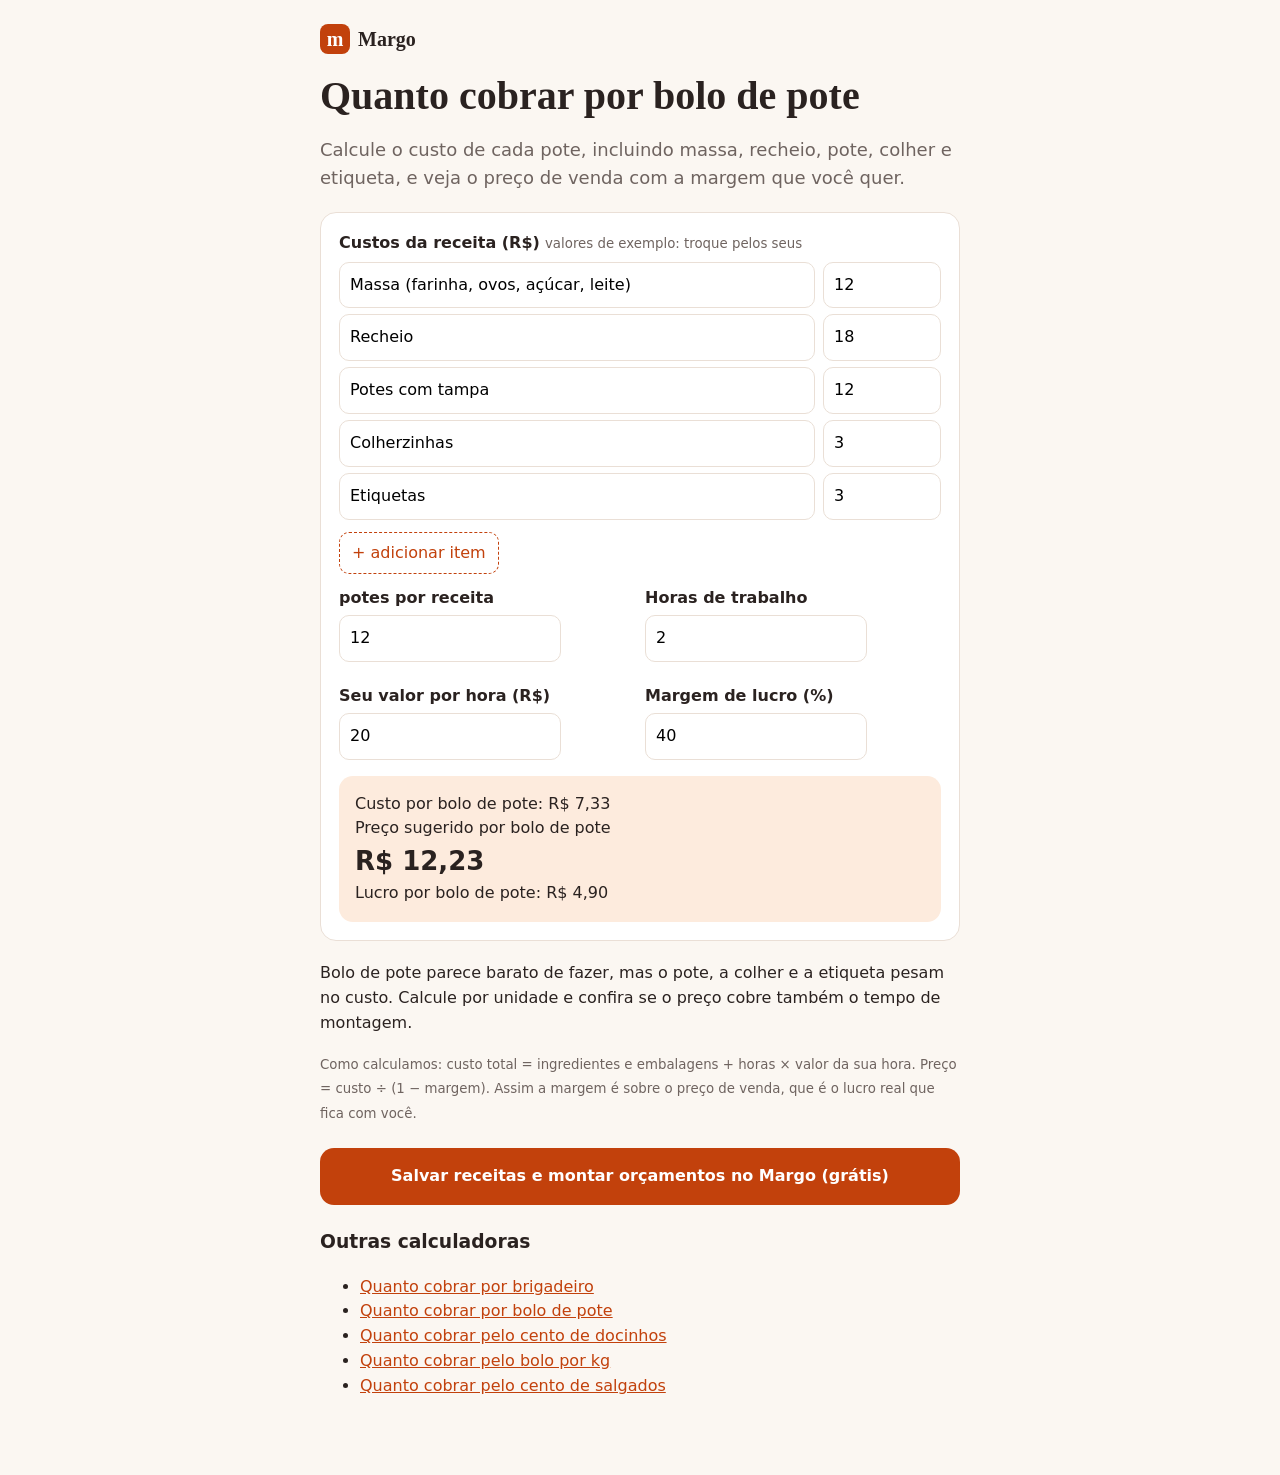
<file: calcular/preco-bolo-de-pote/index.html>
<!DOCTYPE html>
<html lang="pt-BR"><head>
<script>if(/github\.io$/.test(location.hostname))location.replace("https://vglobalventures.com"+location.pathname+location.search+location.hash)</script>
<meta charset="utf-8"><meta name="viewport" content="width=device-width, initial-scale=1">
<title>Preço de bolo de pote: como calcular (calculadora grátis)</title>
<meta name="description" content="Calcule o custo de cada pote, incluindo massa, recheio, pote, colher e etiqueta, e veja o preço de venda com a margem que você quer.">
<link rel="canonical" href="https://vglobalventures.com/margo/calcular/preco-bolo-de-pote/">
<meta property="og:title" content="Preço de bolo de pote: como calcular (calculadora grátis)"><meta property="og:description" content="Calcule o custo de cada pote, incluindo massa, recheio, pote, colher e etiqueta, e veja o preço de venda com a margem que você quer.">
<style>
body{margin:0;background:#FBF7F2;color:#2A2220;font-family:system-ui,-apple-system,Segoe UI,Roboto,sans-serif;line-height:1.55}
.w{max-width:640px;margin:0 auto;padding:24px 18px 60px}
a{color:#C2410C}.logo{font:700 20px Georgia,serif;text-decoration:none;color:#2A2220;display:inline-flex;gap:8px;align-items:center}
.m{width:30px;height:30px;border-radius:8px;background:#C2410C;color:#fff;display:grid;place-items:center}
h1{font:700 clamp(28px,6vw,40px)/1.1 Georgia,serif;margin:20px 0 10px}
.lead{color:#6F6460;font-size:18px}
.card{background:#fff;border:1px solid #EADFD6;border-radius:16px;padding:18px;margin:20px 0}
.r{display:flex;gap:8px;margin:6px 0}.r .n{flex:1}.r .v{width:96px}
input{font:inherit;padding:10px;border:1px solid #EADFD6;border-radius:10px;min-width:0}
label{display:block;font-weight:600;margin:12px 0 4px}
.g{display:grid;grid-template-columns:1fr 1fr;gap:10px}
button{font:inherit;background:none;border:1px dashed #C2410C;color:#C2410C;border-radius:10px;padding:8px 12px;margin-top:6px}
.out{background:#FDEBDD;border-radius:14px;padding:16px;margin-top:16px}
.out b{font-size:26px;display:block}
.cta{display:block;text-align:center;background:#C2410C;color:#fff;text-decoration:none;font-weight:700;border-radius:14px;padding:16px;margin:22px 0}
small{color:#6F6460}
</style></head><body><div class="w">
<a class="logo" href="/margo/"><span class="m">m</span>Margo</a>
<h1>Quanto cobrar por bolo de pote</h1>
<p class="lead">Calcule o custo de cada pote, incluindo massa, recheio, pote, colher e etiqueta, e veja o preço de venda com a margem que você quer.</p>
<div class="card">
<b>Custos da receita (R$)</b> <small>valores de exemplo: troque pelos seus</small>
<div id="items"><div class="r"><input class="n" value="Massa (farinha, ovos, açúcar, leite)"><input class="v" type="number" step="0.01" value="12"></div><div class="r"><input class="n" value="Recheio"><input class="v" type="number" step="0.01" value="18"></div><div class="r"><input class="n" value="Potes com tampa"><input class="v" type="number" step="0.01" value="12"></div><div class="r"><input class="n" value="Colherzinhas"><input class="v" type="number" step="0.01" value="3"></div><div class="r"><input class="n" value="Etiquetas"><input class="v" type="number" step="0.01" value="3"></div></div>
<button type="button" id="add">+ adicionar item</button>
<div class="g">
<div><label>potes por receita</label><input id="y" type="number" value="12"></div>
<div><label>Horas de trabalho</label><input id="h" type="number" step="0.5" value="2"></div>
<div><label>Seu valor por hora (R$)</label><input id="vh" type="number" value="20"></div>
<div><label>Margem de lucro (%)</label><input id="mg" type="number" value="40"></div>
</div>
<div class="out" id="out"></div>
</div>
<p>Bolo de pote parece barato de fazer, mas o pote, a colher e a etiqueta pesam no custo. Calcule por unidade e confira se o preço cobre também o tempo de montagem.</p>
<p><small>Como calculamos: custo total = ingredientes e embalagens + horas × valor da sua hora. Preço = custo ÷ (1 − margem). Assim a margem é sobre o preço de venda, que é o lucro real que fica com você.</small></p>
<a class="cta" href="/margo/?utm_source=seo&utm_medium=calc&utm_campaign=preco-bolo-de-pote">Salvar receitas e montar orçamentos no Margo (grátis)</a>
<h3>Outras calculadoras</h3><ul><li><a href="../preco-brigadeiro/">Quanto cobrar por brigadeiro</a></li><li><a href="../preco-bolo-de-pote/">Quanto cobrar por bolo de pote</a></li><li><a href="../preco-cento-docinhos/">Quanto cobrar pelo cento de docinhos</a></li><li><a href="../preco-bolo-kg/">Quanto cobrar pelo bolo por kg</a></li><li><a href="../preco-salgados-cento/">Quanto cobrar pelo cento de salgados</a></li></ul>
</div>
<script>
const $=s=>document.querySelector(s),f=n=>n.toLocaleString("pt-BR",{style:"currency",currency:"BRL"});
function calc(){let c=0;document.querySelectorAll("#items .v").forEach(i=>c+=+i.value||0);
const y=Math.max(+$("#y").value||1,0.01),lab=(+$("#h").value||0)*(+$("#vh").value||0),m=Math.min(+$("#mg").value||0,95)/100,t=c+lab,u=t/y,p=Math.ceil(u/(1-m)*100)/100;
$("#out").innerHTML=`Custo por bolo de pote: ${f(u)}<br>Preço sugerido por bolo de pote<b>${f(p)}</b>`+(y>=20?`Pelo cento: <b style="font-size:20px;display:inline">${f(p*100)}</b><br>`:"")+`Lucro por bolo de pote: ${f(p-u)}`;}
document.addEventListener("input",calc);
$("#add").onclick=()=>{const d=document.createElement("div");d.className="r";d.innerHTML='<input class="n" placeholder="Item"><input class="v" type="number" step="0.01" value="0">';$("#items").appendChild(d);};
calc();
</script></body></html>
</file>
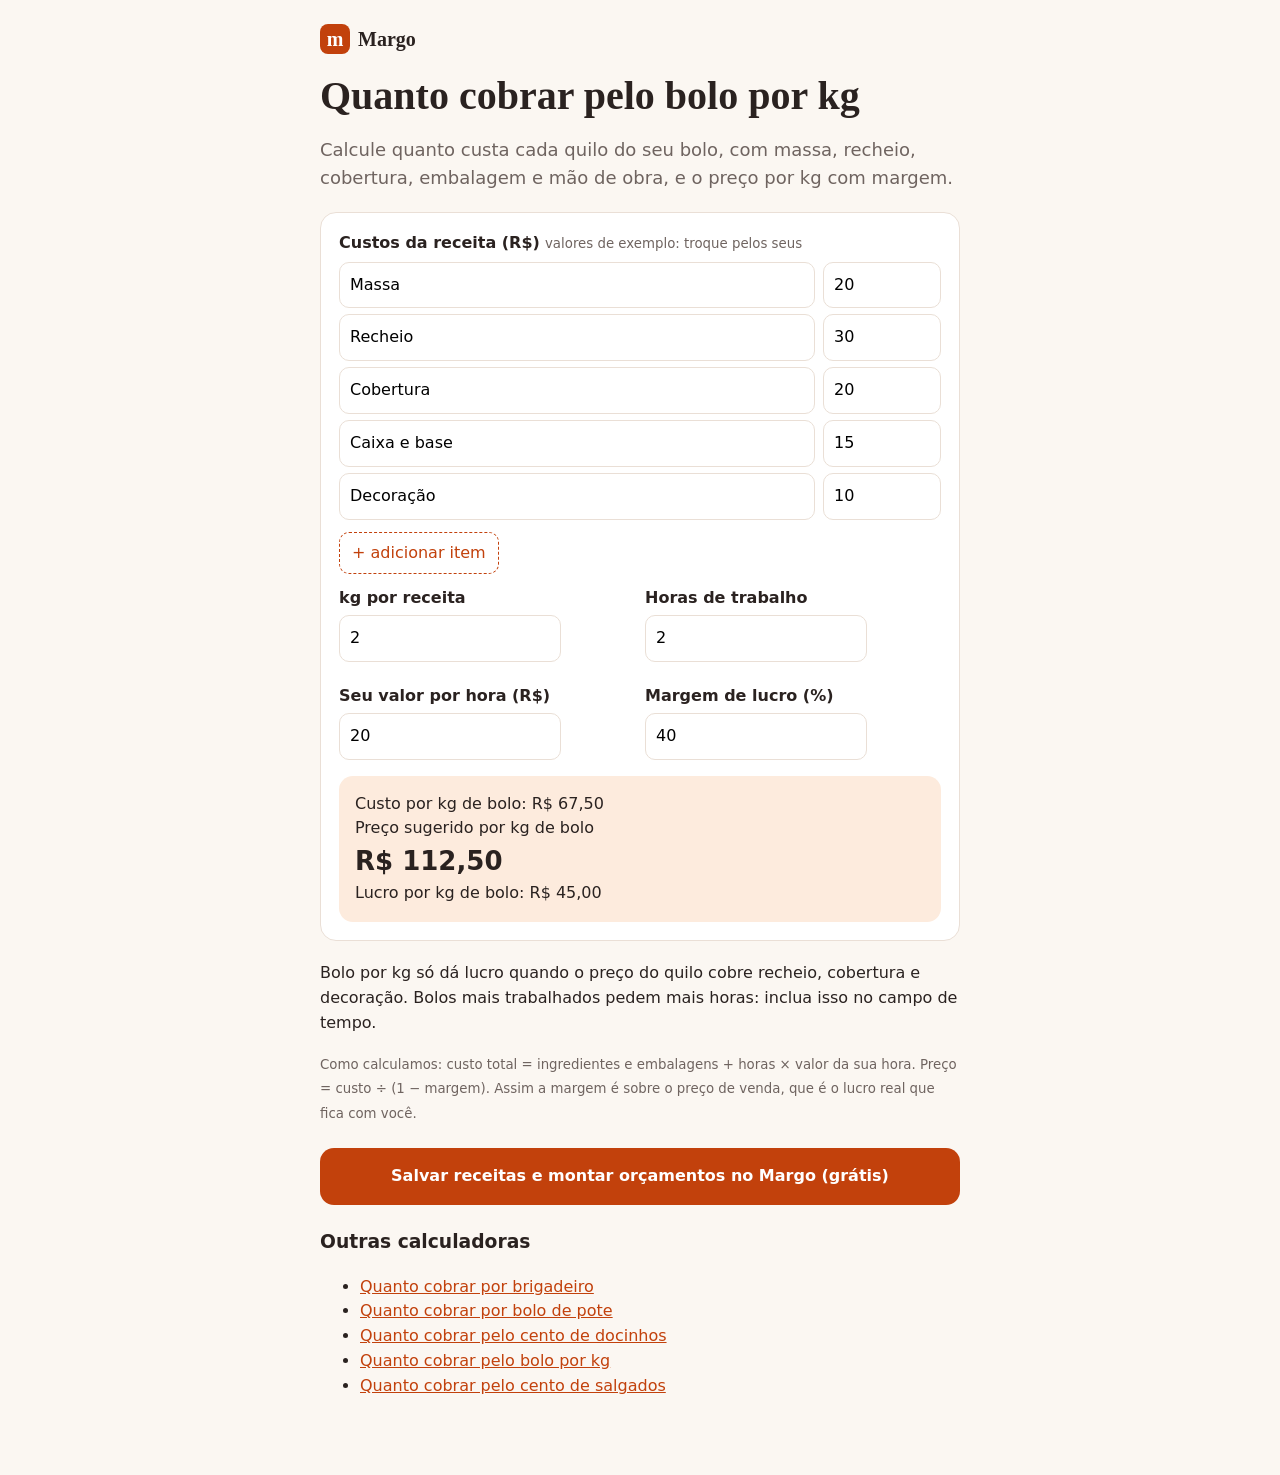
<file: calcular/preco-bolo-kg/index.html>
<!DOCTYPE html>
<html lang="pt-BR"><head>
<script>if(/github\.io$/.test(location.hostname))location.replace("https://vglobalventures.com"+location.pathname+location.search+location.hash)</script>
<meta charset="utf-8"><meta name="viewport" content="width=device-width, initial-scale=1">
<title>Como calcular o preço do bolo por kg (calculadora grátis)</title>
<meta name="description" content="Calcule quanto custa cada quilo do seu bolo, com massa, recheio, cobertura, embalagem e mão de obra, e o preço por kg com margem.">
<link rel="canonical" href="https://vglobalventures.com/margo/calcular/preco-bolo-kg/">
<meta property="og:title" content="Como calcular o preço do bolo por kg (calculadora grátis)"><meta property="og:description" content="Calcule quanto custa cada quilo do seu bolo, com massa, recheio, cobertura, embalagem e mão de obra, e o preço por kg com margem.">
<style>
body{margin:0;background:#FBF7F2;color:#2A2220;font-family:system-ui,-apple-system,Segoe UI,Roboto,sans-serif;line-height:1.55}
.w{max-width:640px;margin:0 auto;padding:24px 18px 60px}
a{color:#C2410C}.logo{font:700 20px Georgia,serif;text-decoration:none;color:#2A2220;display:inline-flex;gap:8px;align-items:center}
.m{width:30px;height:30px;border-radius:8px;background:#C2410C;color:#fff;display:grid;place-items:center}
h1{font:700 clamp(28px,6vw,40px)/1.1 Georgia,serif;margin:20px 0 10px}
.lead{color:#6F6460;font-size:18px}
.card{background:#fff;border:1px solid #EADFD6;border-radius:16px;padding:18px;margin:20px 0}
.r{display:flex;gap:8px;margin:6px 0}.r .n{flex:1}.r .v{width:96px}
input{font:inherit;padding:10px;border:1px solid #EADFD6;border-radius:10px;min-width:0}
label{display:block;font-weight:600;margin:12px 0 4px}
.g{display:grid;grid-template-columns:1fr 1fr;gap:10px}
button{font:inherit;background:none;border:1px dashed #C2410C;color:#C2410C;border-radius:10px;padding:8px 12px;margin-top:6px}
.out{background:#FDEBDD;border-radius:14px;padding:16px;margin-top:16px}
.out b{font-size:26px;display:block}
.cta{display:block;text-align:center;background:#C2410C;color:#fff;text-decoration:none;font-weight:700;border-radius:14px;padding:16px;margin:22px 0}
small{color:#6F6460}
</style></head><body><div class="w">
<a class="logo" href="/margo/"><span class="m">m</span>Margo</a>
<h1>Quanto cobrar pelo bolo por kg</h1>
<p class="lead">Calcule quanto custa cada quilo do seu bolo, com massa, recheio, cobertura, embalagem e mão de obra, e o preço por kg com margem.</p>
<div class="card">
<b>Custos da receita (R$)</b> <small>valores de exemplo: troque pelos seus</small>
<div id="items"><div class="r"><input class="n" value="Massa"><input class="v" type="number" step="0.01" value="20"></div><div class="r"><input class="n" value="Recheio"><input class="v" type="number" step="0.01" value="30"></div><div class="r"><input class="n" value="Cobertura"><input class="v" type="number" step="0.01" value="20"></div><div class="r"><input class="n" value="Caixa e base"><input class="v" type="number" step="0.01" value="15"></div><div class="r"><input class="n" value="Decoração"><input class="v" type="number" step="0.01" value="10"></div></div>
<button type="button" id="add">+ adicionar item</button>
<div class="g">
<div><label>kg por receita</label><input id="y" type="number" value="2"></div>
<div><label>Horas de trabalho</label><input id="h" type="number" step="0.5" value="2"></div>
<div><label>Seu valor por hora (R$)</label><input id="vh" type="number" value="20"></div>
<div><label>Margem de lucro (%)</label><input id="mg" type="number" value="40"></div>
</div>
<div class="out" id="out"></div>
</div>
<p>Bolo por kg só dá lucro quando o preço do quilo cobre recheio, cobertura e decoração. Bolos mais trabalhados pedem mais horas: inclua isso no campo de tempo.</p>
<p><small>Como calculamos: custo total = ingredientes e embalagens + horas × valor da sua hora. Preço = custo ÷ (1 − margem). Assim a margem é sobre o preço de venda, que é o lucro real que fica com você.</small></p>
<a class="cta" href="/margo/?utm_source=seo&utm_medium=calc&utm_campaign=preco-bolo-kg">Salvar receitas e montar orçamentos no Margo (grátis)</a>
<h3>Outras calculadoras</h3><ul><li><a href="../preco-brigadeiro/">Quanto cobrar por brigadeiro</a></li><li><a href="../preco-bolo-de-pote/">Quanto cobrar por bolo de pote</a></li><li><a href="../preco-cento-docinhos/">Quanto cobrar pelo cento de docinhos</a></li><li><a href="../preco-bolo-kg/">Quanto cobrar pelo bolo por kg</a></li><li><a href="../preco-salgados-cento/">Quanto cobrar pelo cento de salgados</a></li></ul>
</div>
<script>
const $=s=>document.querySelector(s),f=n=>n.toLocaleString("pt-BR",{style:"currency",currency:"BRL"});
function calc(){let c=0;document.querySelectorAll("#items .v").forEach(i=>c+=+i.value||0);
const y=Math.max(+$("#y").value||1,0.01),lab=(+$("#h").value||0)*(+$("#vh").value||0),m=Math.min(+$("#mg").value||0,95)/100,t=c+lab,u=t/y,p=Math.ceil(u/(1-m)*100)/100;
$("#out").innerHTML=`Custo por kg de bolo: ${f(u)}<br>Preço sugerido por kg de bolo<b>${f(p)}</b>`+(y>=20?`Pelo cento: <b style="font-size:20px;display:inline">${f(p*100)}</b><br>`:"")+`Lucro por kg de bolo: ${f(p-u)}`;}
document.addEventListener("input",calc);
$("#add").onclick=()=>{const d=document.createElement("div");d.className="r";d.innerHTML='<input class="n" placeholder="Item"><input class="v" type="number" step="0.01" value="0">';$("#items").appendChild(d);};
calc();
</script></body></html>
</file>
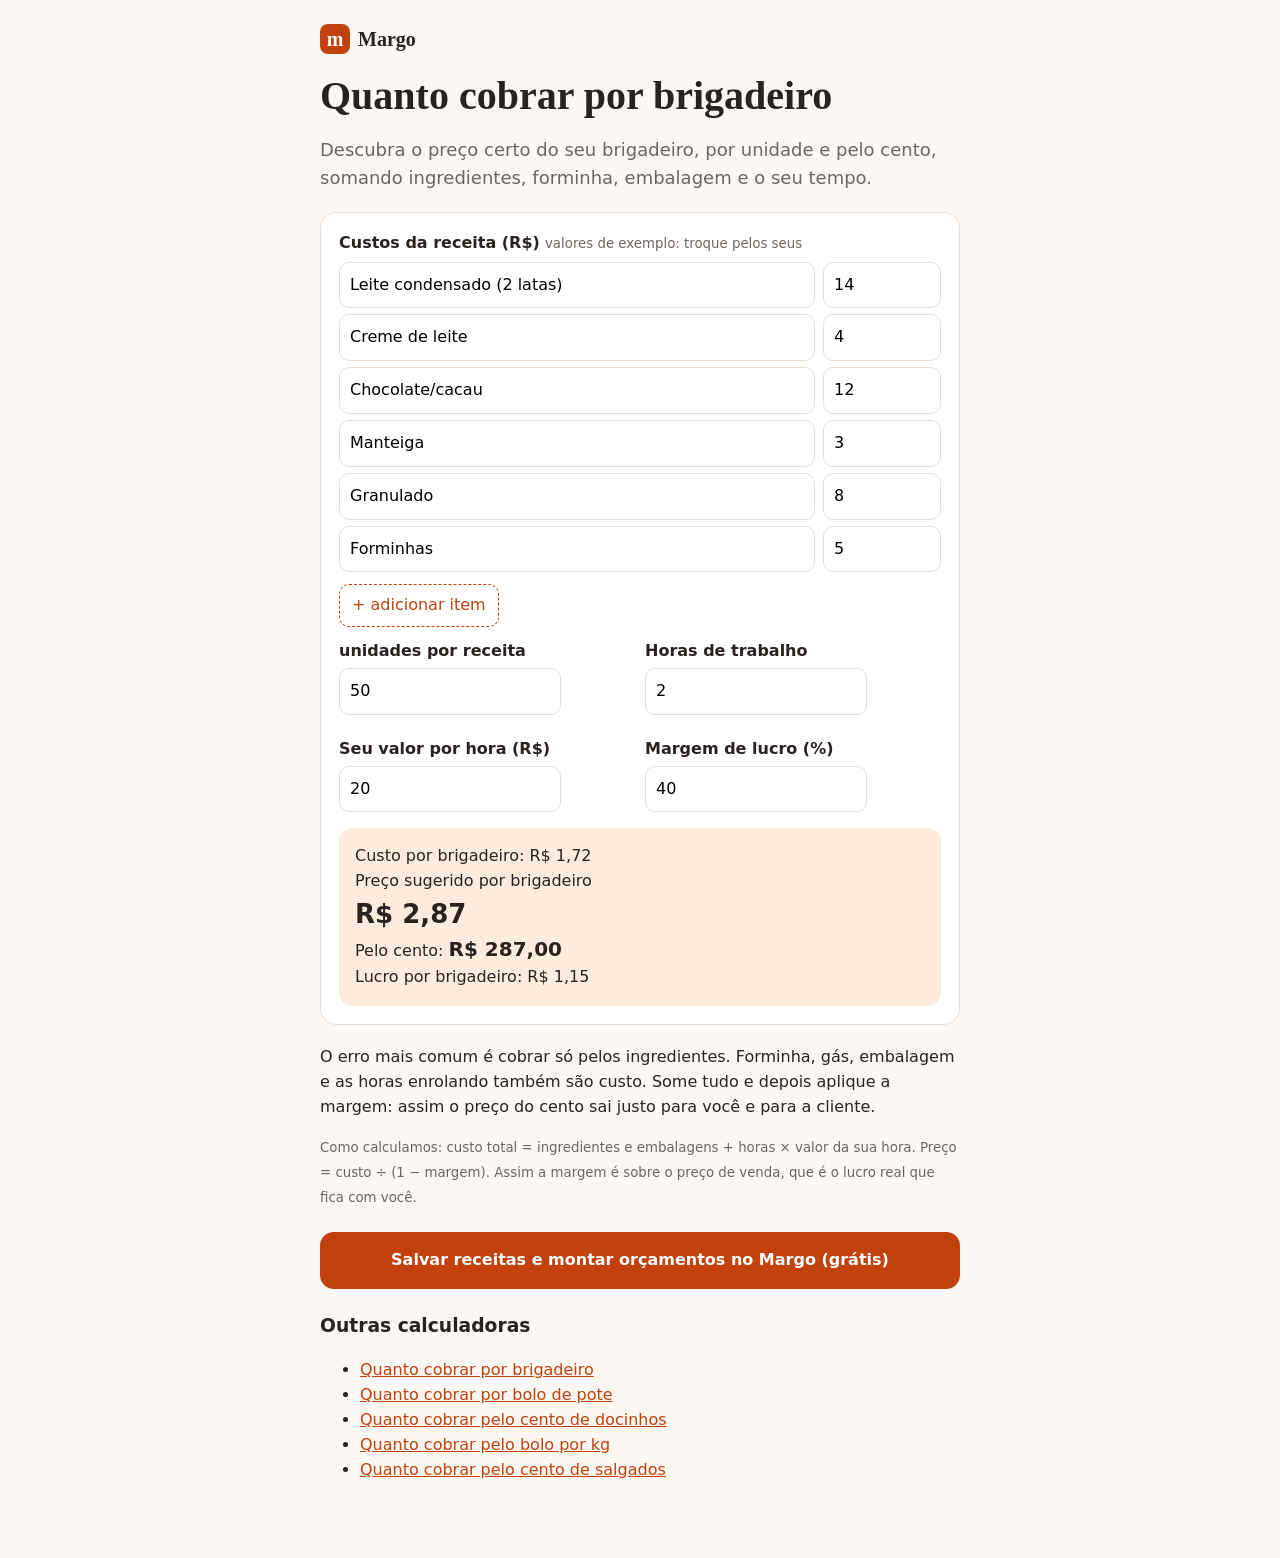
<file: calcular/preco-brigadeiro/index.html>
<!DOCTYPE html>
<html lang="pt-BR"><head>
<script>if(/github\.io$/.test(location.hostname))location.replace("https://vglobalventures.com"+location.pathname+location.search+location.hash)</script>
<meta charset="utf-8"><meta name="viewport" content="width=device-width, initial-scale=1">
<title>Quanto cobrar por brigadeiro gourmet? Calculadora grátis</title>
<meta name="description" content="Descubra o preço certo do seu brigadeiro, por unidade e pelo cento, somando ingredientes, forminha, embalagem e o seu tempo.">
<link rel="canonical" href="https://vglobalventures.com/margo/calcular/preco-brigadeiro/">
<meta property="og:title" content="Quanto cobrar por brigadeiro gourmet? Calculadora grátis"><meta property="og:description" content="Descubra o preço certo do seu brigadeiro, por unidade e pelo cento, somando ingredientes, forminha, embalagem e o seu tempo.">
<style>
body{margin:0;background:#FBF7F2;color:#2A2220;font-family:system-ui,-apple-system,Segoe UI,Roboto,sans-serif;line-height:1.55}
.w{max-width:640px;margin:0 auto;padding:24px 18px 60px}
a{color:#C2410C}.logo{font:700 20px Georgia,serif;text-decoration:none;color:#2A2220;display:inline-flex;gap:8px;align-items:center}
.m{width:30px;height:30px;border-radius:8px;background:#C2410C;color:#fff;display:grid;place-items:center}
h1{font:700 clamp(28px,6vw,40px)/1.1 Georgia,serif;margin:20px 0 10px}
.lead{color:#6F6460;font-size:18px}
.card{background:#fff;border:1px solid #EADFD6;border-radius:16px;padding:18px;margin:20px 0}
.r{display:flex;gap:8px;margin:6px 0}.r .n{flex:1}.r .v{width:96px}
input{font:inherit;padding:10px;border:1px solid #EADFD6;border-radius:10px;min-width:0}
label{display:block;font-weight:600;margin:12px 0 4px}
.g{display:grid;grid-template-columns:1fr 1fr;gap:10px}
button{font:inherit;background:none;border:1px dashed #C2410C;color:#C2410C;border-radius:10px;padding:8px 12px;margin-top:6px}
.out{background:#FDEBDD;border-radius:14px;padding:16px;margin-top:16px}
.out b{font-size:26px;display:block}
.cta{display:block;text-align:center;background:#C2410C;color:#fff;text-decoration:none;font-weight:700;border-radius:14px;padding:16px;margin:22px 0}
small{color:#6F6460}
</style></head><body><div class="w">
<a class="logo" href="/margo/"><span class="m">m</span>Margo</a>
<h1>Quanto cobrar por brigadeiro</h1>
<p class="lead">Descubra o preço certo do seu brigadeiro, por unidade e pelo cento, somando ingredientes, forminha, embalagem e o seu tempo.</p>
<div class="card">
<b>Custos da receita (R$)</b> <small>valores de exemplo: troque pelos seus</small>
<div id="items"><div class="r"><input class="n" value="Leite condensado (2 latas)"><input class="v" type="number" step="0.01" value="14"></div><div class="r"><input class="n" value="Creme de leite"><input class="v" type="number" step="0.01" value="4"></div><div class="r"><input class="n" value="Chocolate/cacau"><input class="v" type="number" step="0.01" value="12"></div><div class="r"><input class="n" value="Manteiga"><input class="v" type="number" step="0.01" value="3"></div><div class="r"><input class="n" value="Granulado"><input class="v" type="number" step="0.01" value="8"></div><div class="r"><input class="n" value="Forminhas"><input class="v" type="number" step="0.01" value="5"></div></div>
<button type="button" id="add">+ adicionar item</button>
<div class="g">
<div><label>unidades por receita</label><input id="y" type="number" value="50"></div>
<div><label>Horas de trabalho</label><input id="h" type="number" step="0.5" value="2"></div>
<div><label>Seu valor por hora (R$)</label><input id="vh" type="number" value="20"></div>
<div><label>Margem de lucro (%)</label><input id="mg" type="number" value="40"></div>
</div>
<div class="out" id="out"></div>
</div>
<p>O erro mais comum é cobrar só pelos ingredientes. Forminha, gás, embalagem e as horas enrolando também são custo. Some tudo e depois aplique a margem: assim o preço do cento sai justo para você e para a cliente.</p>
<p><small>Como calculamos: custo total = ingredientes e embalagens + horas × valor da sua hora. Preço = custo ÷ (1 − margem). Assim a margem é sobre o preço de venda, que é o lucro real que fica com você.</small></p>
<a class="cta" href="/margo/?utm_source=seo&utm_medium=calc&utm_campaign=preco-brigadeiro">Salvar receitas e montar orçamentos no Margo (grátis)</a>
<h3>Outras calculadoras</h3><ul><li><a href="../preco-brigadeiro/">Quanto cobrar por brigadeiro</a></li><li><a href="../preco-bolo-de-pote/">Quanto cobrar por bolo de pote</a></li><li><a href="../preco-cento-docinhos/">Quanto cobrar pelo cento de docinhos</a></li><li><a href="../preco-bolo-kg/">Quanto cobrar pelo bolo por kg</a></li><li><a href="../preco-salgados-cento/">Quanto cobrar pelo cento de salgados</a></li></ul>
</div>
<script>
const $=s=>document.querySelector(s),f=n=>n.toLocaleString("pt-BR",{style:"currency",currency:"BRL"});
function calc(){let c=0;document.querySelectorAll("#items .v").forEach(i=>c+=+i.value||0);
const y=Math.max(+$("#y").value||1,0.01),lab=(+$("#h").value||0)*(+$("#vh").value||0),m=Math.min(+$("#mg").value||0,95)/100,t=c+lab,u=t/y,p=Math.ceil(u/(1-m)*100)/100;
$("#out").innerHTML=`Custo por brigadeiro: ${f(u)}<br>Preço sugerido por brigadeiro<b>${f(p)}</b>`+(y>=20?`Pelo cento: <b style="font-size:20px;display:inline">${f(p*100)}</b><br>`:"")+`Lucro por brigadeiro: ${f(p-u)}`;}
document.addEventListener("input",calc);
$("#add").onclick=()=>{const d=document.createElement("div");d.className="r";d.innerHTML='<input class="n" placeholder="Item"><input class="v" type="number" step="0.01" value="0">';$("#items").appendChild(d);};
calc();
</script></body></html>
</file>
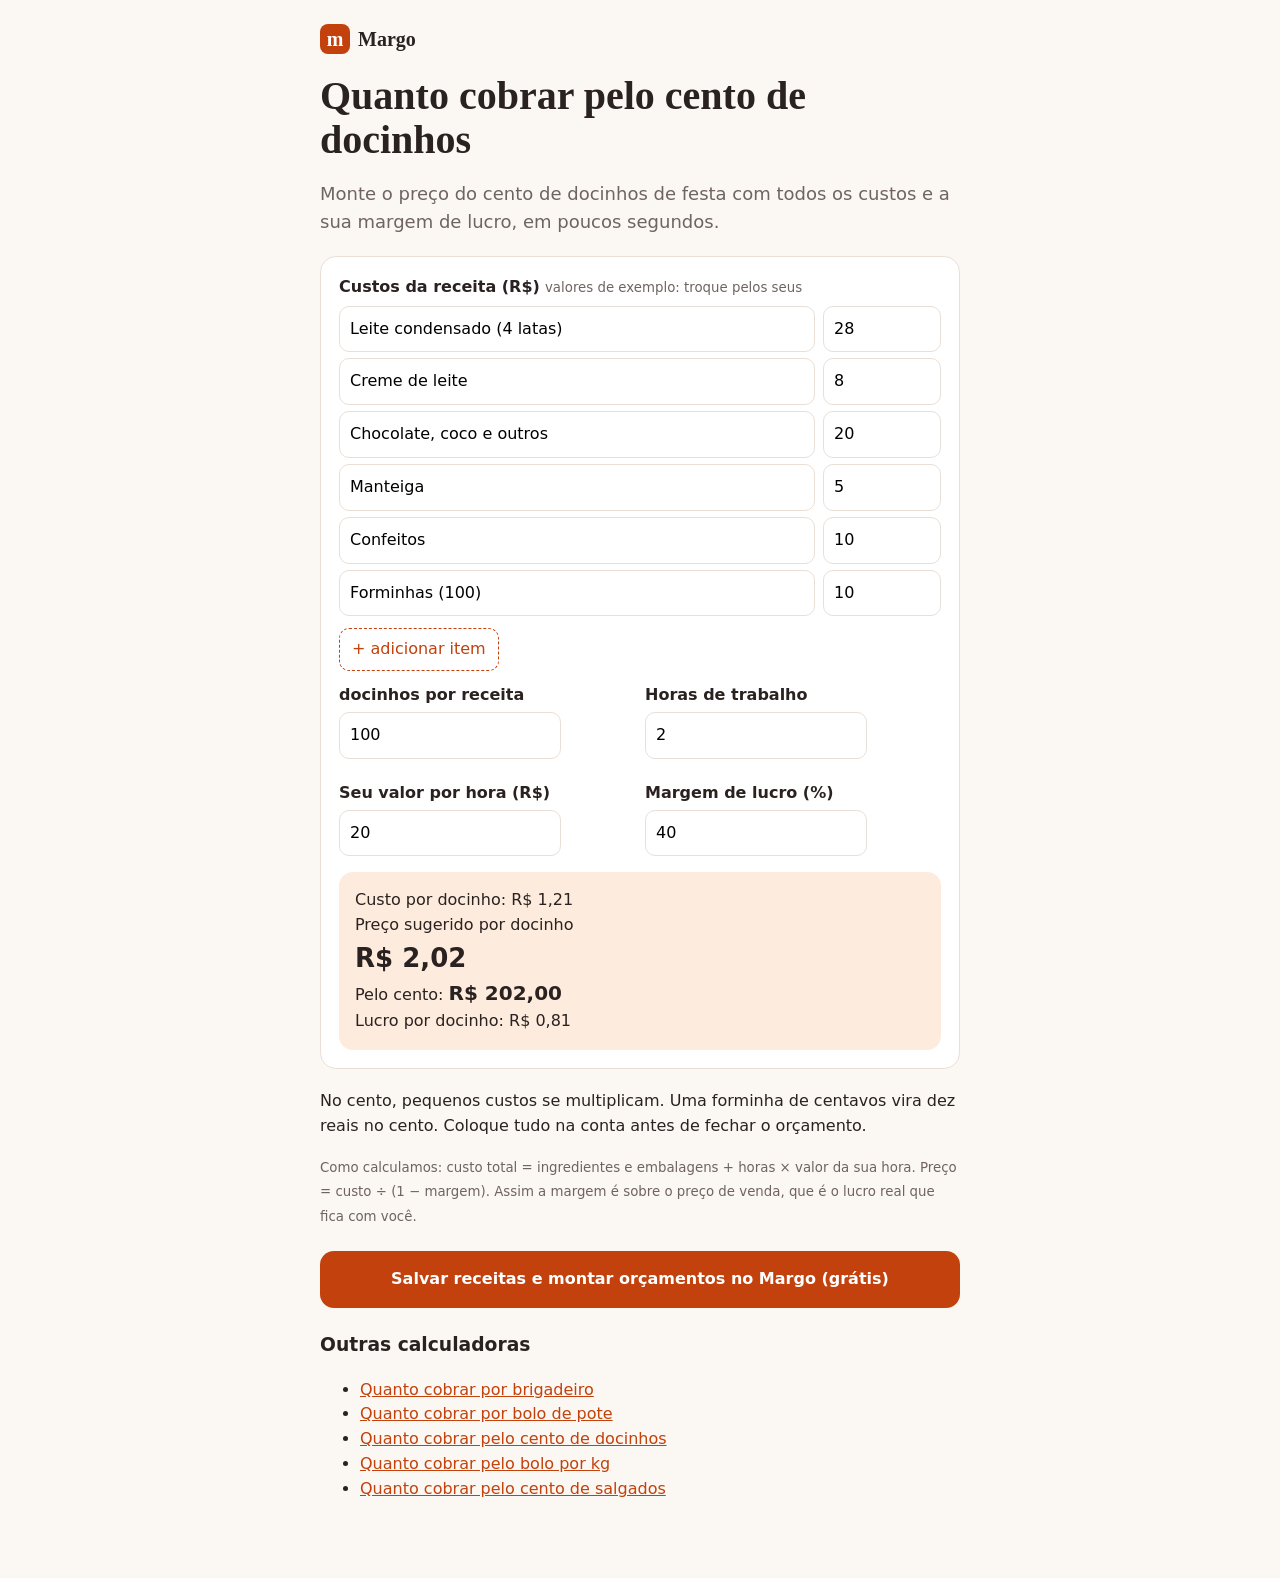
<file: calcular/preco-cento-docinhos/index.html>
<!DOCTYPE html>
<html lang="pt-BR"><head>
<script>if(/github\.io$/.test(location.hostname))location.replace("https://vglobalventures.com"+location.pathname+location.search+location.hash)</script>
<meta charset="utf-8"><meta name="viewport" content="width=device-width, initial-scale=1">
<title>Preço do cento de docinhos de festa: calculadora</title>
<meta name="description" content="Monte o preço do cento de docinhos de festa com todos os custos e a sua margem de lucro, em poucos segundos.">
<link rel="canonical" href="https://vglobalventures.com/margo/calcular/preco-cento-docinhos/">
<meta property="og:title" content="Preço do cento de docinhos de festa: calculadora"><meta property="og:description" content="Monte o preço do cento de docinhos de festa com todos os custos e a sua margem de lucro, em poucos segundos.">
<style>
body{margin:0;background:#FBF7F2;color:#2A2220;font-family:system-ui,-apple-system,Segoe UI,Roboto,sans-serif;line-height:1.55}
.w{max-width:640px;margin:0 auto;padding:24px 18px 60px}
a{color:#C2410C}.logo{font:700 20px Georgia,serif;text-decoration:none;color:#2A2220;display:inline-flex;gap:8px;align-items:center}
.m{width:30px;height:30px;border-radius:8px;background:#C2410C;color:#fff;display:grid;place-items:center}
h1{font:700 clamp(28px,6vw,40px)/1.1 Georgia,serif;margin:20px 0 10px}
.lead{color:#6F6460;font-size:18px}
.card{background:#fff;border:1px solid #EADFD6;border-radius:16px;padding:18px;margin:20px 0}
.r{display:flex;gap:8px;margin:6px 0}.r .n{flex:1}.r .v{width:96px}
input{font:inherit;padding:10px;border:1px solid #EADFD6;border-radius:10px;min-width:0}
label{display:block;font-weight:600;margin:12px 0 4px}
.g{display:grid;grid-template-columns:1fr 1fr;gap:10px}
button{font:inherit;background:none;border:1px dashed #C2410C;color:#C2410C;border-radius:10px;padding:8px 12px;margin-top:6px}
.out{background:#FDEBDD;border-radius:14px;padding:16px;margin-top:16px}
.out b{font-size:26px;display:block}
.cta{display:block;text-align:center;background:#C2410C;color:#fff;text-decoration:none;font-weight:700;border-radius:14px;padding:16px;margin:22px 0}
small{color:#6F6460}
</style></head><body><div class="w">
<a class="logo" href="/margo/"><span class="m">m</span>Margo</a>
<h1>Quanto cobrar pelo cento de docinhos</h1>
<p class="lead">Monte o preço do cento de docinhos de festa com todos os custos e a sua margem de lucro, em poucos segundos.</p>
<div class="card">
<b>Custos da receita (R$)</b> <small>valores de exemplo: troque pelos seus</small>
<div id="items"><div class="r"><input class="n" value="Leite condensado (4 latas)"><input class="v" type="number" step="0.01" value="28"></div><div class="r"><input class="n" value="Creme de leite"><input class="v" type="number" step="0.01" value="8"></div><div class="r"><input class="n" value="Chocolate, coco e outros"><input class="v" type="number" step="0.01" value="20"></div><div class="r"><input class="n" value="Manteiga"><input class="v" type="number" step="0.01" value="5"></div><div class="r"><input class="n" value="Confeitos"><input class="v" type="number" step="0.01" value="10"></div><div class="r"><input class="n" value="Forminhas (100)"><input class="v" type="number" step="0.01" value="10"></div></div>
<button type="button" id="add">+ adicionar item</button>
<div class="g">
<div><label>docinhos por receita</label><input id="y" type="number" value="100"></div>
<div><label>Horas de trabalho</label><input id="h" type="number" step="0.5" value="2"></div>
<div><label>Seu valor por hora (R$)</label><input id="vh" type="number" value="20"></div>
<div><label>Margem de lucro (%)</label><input id="mg" type="number" value="40"></div>
</div>
<div class="out" id="out"></div>
</div>
<p>No cento, pequenos custos se multiplicam. Uma forminha de centavos vira dez reais no cento. Coloque tudo na conta antes de fechar o orçamento.</p>
<p><small>Como calculamos: custo total = ingredientes e embalagens + horas × valor da sua hora. Preço = custo ÷ (1 − margem). Assim a margem é sobre o preço de venda, que é o lucro real que fica com você.</small></p>
<a class="cta" href="/margo/?utm_source=seo&utm_medium=calc&utm_campaign=preco-cento-docinhos">Salvar receitas e montar orçamentos no Margo (grátis)</a>
<h3>Outras calculadoras</h3><ul><li><a href="../preco-brigadeiro/">Quanto cobrar por brigadeiro</a></li><li><a href="../preco-bolo-de-pote/">Quanto cobrar por bolo de pote</a></li><li><a href="../preco-cento-docinhos/">Quanto cobrar pelo cento de docinhos</a></li><li><a href="../preco-bolo-kg/">Quanto cobrar pelo bolo por kg</a></li><li><a href="../preco-salgados-cento/">Quanto cobrar pelo cento de salgados</a></li></ul>
</div>
<script>
const $=s=>document.querySelector(s),f=n=>n.toLocaleString("pt-BR",{style:"currency",currency:"BRL"});
function calc(){let c=0;document.querySelectorAll("#items .v").forEach(i=>c+=+i.value||0);
const y=Math.max(+$("#y").value||1,0.01),lab=(+$("#h").value||0)*(+$("#vh").value||0),m=Math.min(+$("#mg").value||0,95)/100,t=c+lab,u=t/y,p=Math.ceil(u/(1-m)*100)/100;
$("#out").innerHTML=`Custo por docinho: ${f(u)}<br>Preço sugerido por docinho<b>${f(p)}</b>`+(y>=20?`Pelo cento: <b style="font-size:20px;display:inline">${f(p*100)}</b><br>`:"")+`Lucro por docinho: ${f(p-u)}`;}
document.addEventListener("input",calc);
$("#add").onclick=()=>{const d=document.createElement("div");d.className="r";d.innerHTML='<input class="n" placeholder="Item"><input class="v" type="number" step="0.01" value="0">';$("#items").appendChild(d);};
calc();
</script></body></html>
</file>
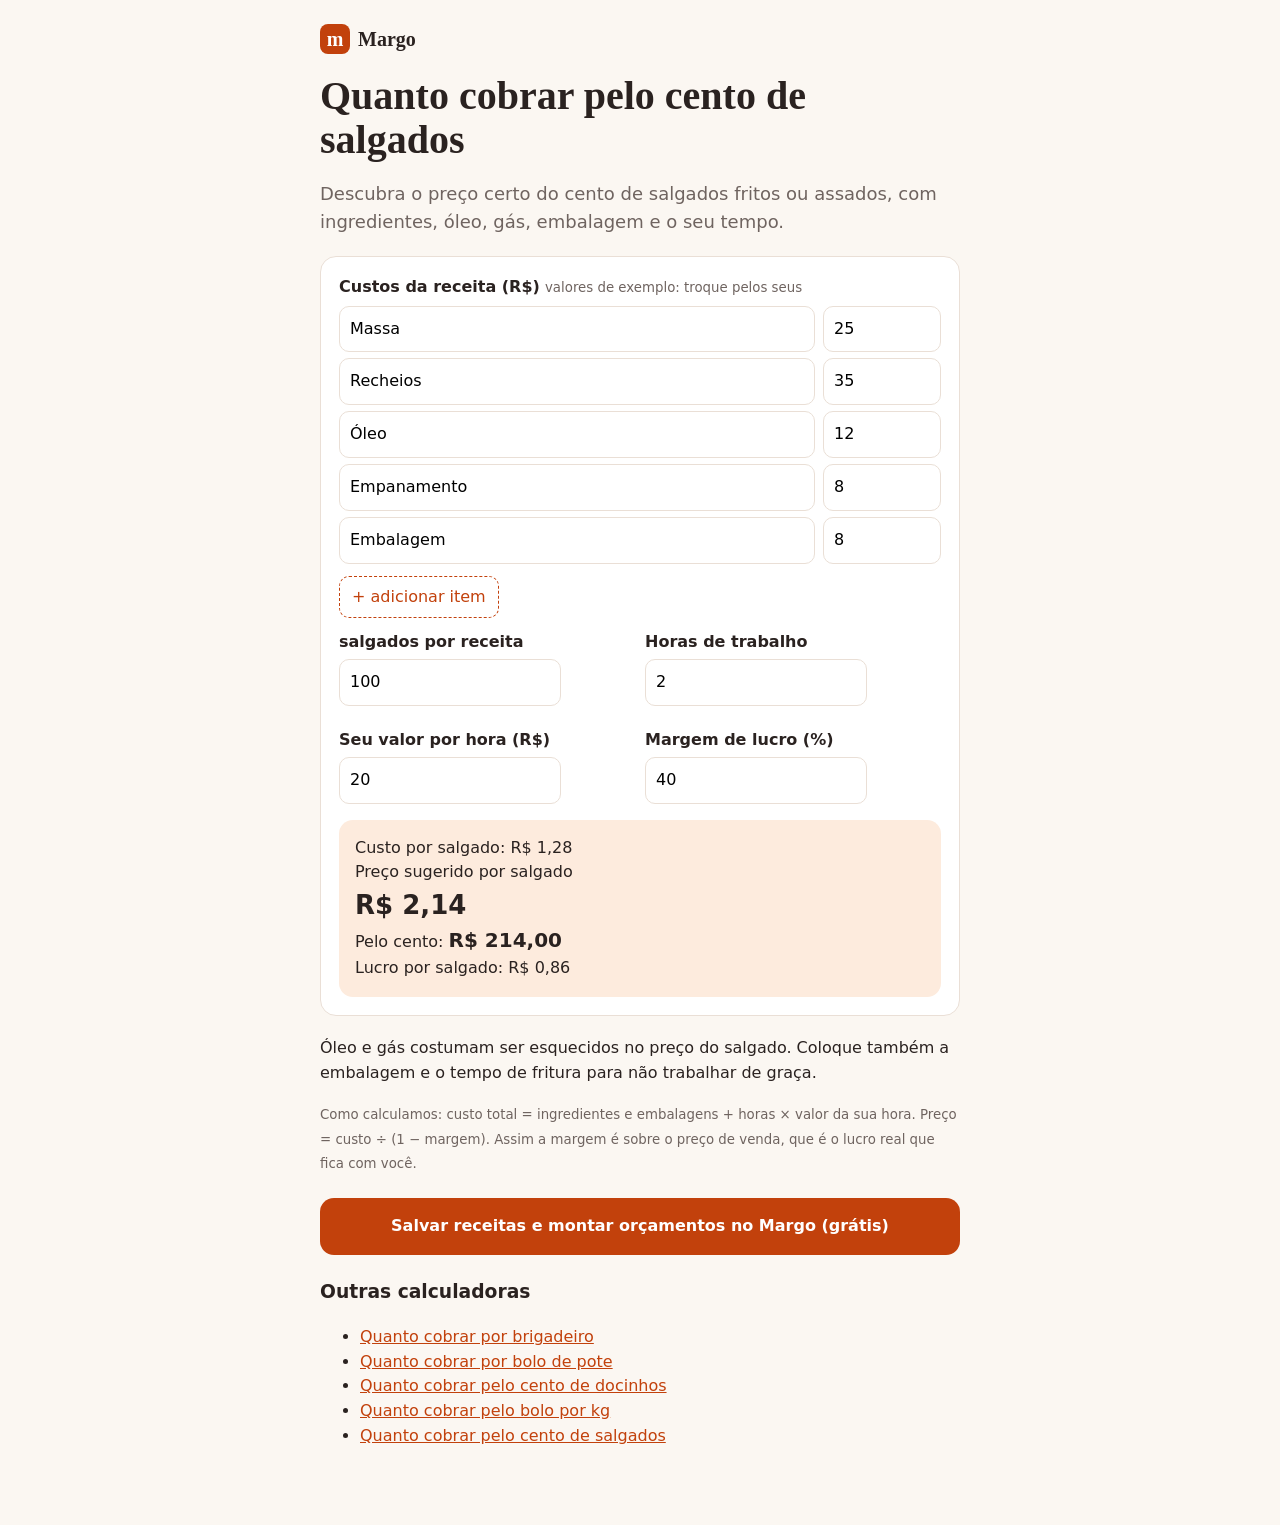
<file: calcular/preco-salgados-cento/index.html>
<!DOCTYPE html>
<html lang="pt-BR"><head>
<script>if(/github\.io$/.test(location.hostname))location.replace("https://vglobalventures.com"+location.pathname+location.search+location.hash)</script>
<meta charset="utf-8"><meta name="viewport" content="width=device-width, initial-scale=1">
<title>Preço do cento de salgados: calculadora para festas</title>
<meta name="description" content="Descubra o preço certo do cento de salgados fritos ou assados, com ingredientes, óleo, gás, embalagem e o seu tempo.">
<link rel="canonical" href="https://vglobalventures.com/margo/calcular/preco-salgados-cento/">
<meta property="og:title" content="Preço do cento de salgados: calculadora para festas"><meta property="og:description" content="Descubra o preço certo do cento de salgados fritos ou assados, com ingredientes, óleo, gás, embalagem e o seu tempo.">
<style>
body{margin:0;background:#FBF7F2;color:#2A2220;font-family:system-ui,-apple-system,Segoe UI,Roboto,sans-serif;line-height:1.55}
.w{max-width:640px;margin:0 auto;padding:24px 18px 60px}
a{color:#C2410C}.logo{font:700 20px Georgia,serif;text-decoration:none;color:#2A2220;display:inline-flex;gap:8px;align-items:center}
.m{width:30px;height:30px;border-radius:8px;background:#C2410C;color:#fff;display:grid;place-items:center}
h1{font:700 clamp(28px,6vw,40px)/1.1 Georgia,serif;margin:20px 0 10px}
.lead{color:#6F6460;font-size:18px}
.card{background:#fff;border:1px solid #EADFD6;border-radius:16px;padding:18px;margin:20px 0}
.r{display:flex;gap:8px;margin:6px 0}.r .n{flex:1}.r .v{width:96px}
input{font:inherit;padding:10px;border:1px solid #EADFD6;border-radius:10px;min-width:0}
label{display:block;font-weight:600;margin:12px 0 4px}
.g{display:grid;grid-template-columns:1fr 1fr;gap:10px}
button{font:inherit;background:none;border:1px dashed #C2410C;color:#C2410C;border-radius:10px;padding:8px 12px;margin-top:6px}
.out{background:#FDEBDD;border-radius:14px;padding:16px;margin-top:16px}
.out b{font-size:26px;display:block}
.cta{display:block;text-align:center;background:#C2410C;color:#fff;text-decoration:none;font-weight:700;border-radius:14px;padding:16px;margin:22px 0}
small{color:#6F6460}
</style></head><body><div class="w">
<a class="logo" href="/margo/"><span class="m">m</span>Margo</a>
<h1>Quanto cobrar pelo cento de salgados</h1>
<p class="lead">Descubra o preço certo do cento de salgados fritos ou assados, com ingredientes, óleo, gás, embalagem e o seu tempo.</p>
<div class="card">
<b>Custos da receita (R$)</b> <small>valores de exemplo: troque pelos seus</small>
<div id="items"><div class="r"><input class="n" value="Massa"><input class="v" type="number" step="0.01" value="25"></div><div class="r"><input class="n" value="Recheios"><input class="v" type="number" step="0.01" value="35"></div><div class="r"><input class="n" value="Óleo"><input class="v" type="number" step="0.01" value="12"></div><div class="r"><input class="n" value="Empanamento"><input class="v" type="number" step="0.01" value="8"></div><div class="r"><input class="n" value="Embalagem"><input class="v" type="number" step="0.01" value="8"></div></div>
<button type="button" id="add">+ adicionar item</button>
<div class="g">
<div><label>salgados por receita</label><input id="y" type="number" value="100"></div>
<div><label>Horas de trabalho</label><input id="h" type="number" step="0.5" value="2"></div>
<div><label>Seu valor por hora (R$)</label><input id="vh" type="number" value="20"></div>
<div><label>Margem de lucro (%)</label><input id="mg" type="number" value="40"></div>
</div>
<div class="out" id="out"></div>
</div>
<p>Óleo e gás costumam ser esquecidos no preço do salgado. Coloque também a embalagem e o tempo de fritura para não trabalhar de graça.</p>
<p><small>Como calculamos: custo total = ingredientes e embalagens + horas × valor da sua hora. Preço = custo ÷ (1 − margem). Assim a margem é sobre o preço de venda, que é o lucro real que fica com você.</small></p>
<a class="cta" href="/margo/?utm_source=seo&utm_medium=calc&utm_campaign=preco-salgados-cento">Salvar receitas e montar orçamentos no Margo (grátis)</a>
<h3>Outras calculadoras</h3><ul><li><a href="../preco-brigadeiro/">Quanto cobrar por brigadeiro</a></li><li><a href="../preco-bolo-de-pote/">Quanto cobrar por bolo de pote</a></li><li><a href="../preco-cento-docinhos/">Quanto cobrar pelo cento de docinhos</a></li><li><a href="../preco-bolo-kg/">Quanto cobrar pelo bolo por kg</a></li><li><a href="../preco-salgados-cento/">Quanto cobrar pelo cento de salgados</a></li></ul>
</div>
<script>
const $=s=>document.querySelector(s),f=n=>n.toLocaleString("pt-BR",{style:"currency",currency:"BRL"});
function calc(){let c=0;document.querySelectorAll("#items .v").forEach(i=>c+=+i.value||0);
const y=Math.max(+$("#y").value||1,0.01),lab=(+$("#h").value||0)*(+$("#vh").value||0),m=Math.min(+$("#mg").value||0,95)/100,t=c+lab,u=t/y,p=Math.ceil(u/(1-m)*100)/100;
$("#out").innerHTML=`Custo por salgado: ${f(u)}<br>Preço sugerido por salgado<b>${f(p)}</b>`+(y>=20?`Pelo cento: <b style="font-size:20px;display:inline">${f(p*100)}</b><br>`:"")+`Lucro por salgado: ${f(p-u)}`;}
document.addEventListener("input",calc);
$("#add").onclick=()=>{const d=document.createElement("div");d.className="r";d.innerHTML='<input class="n" placeholder="Item"><input class="v" type="number" step="0.01" value="0">';$("#items").appendChild(d);};
calc();
</script></body></html>
</file>
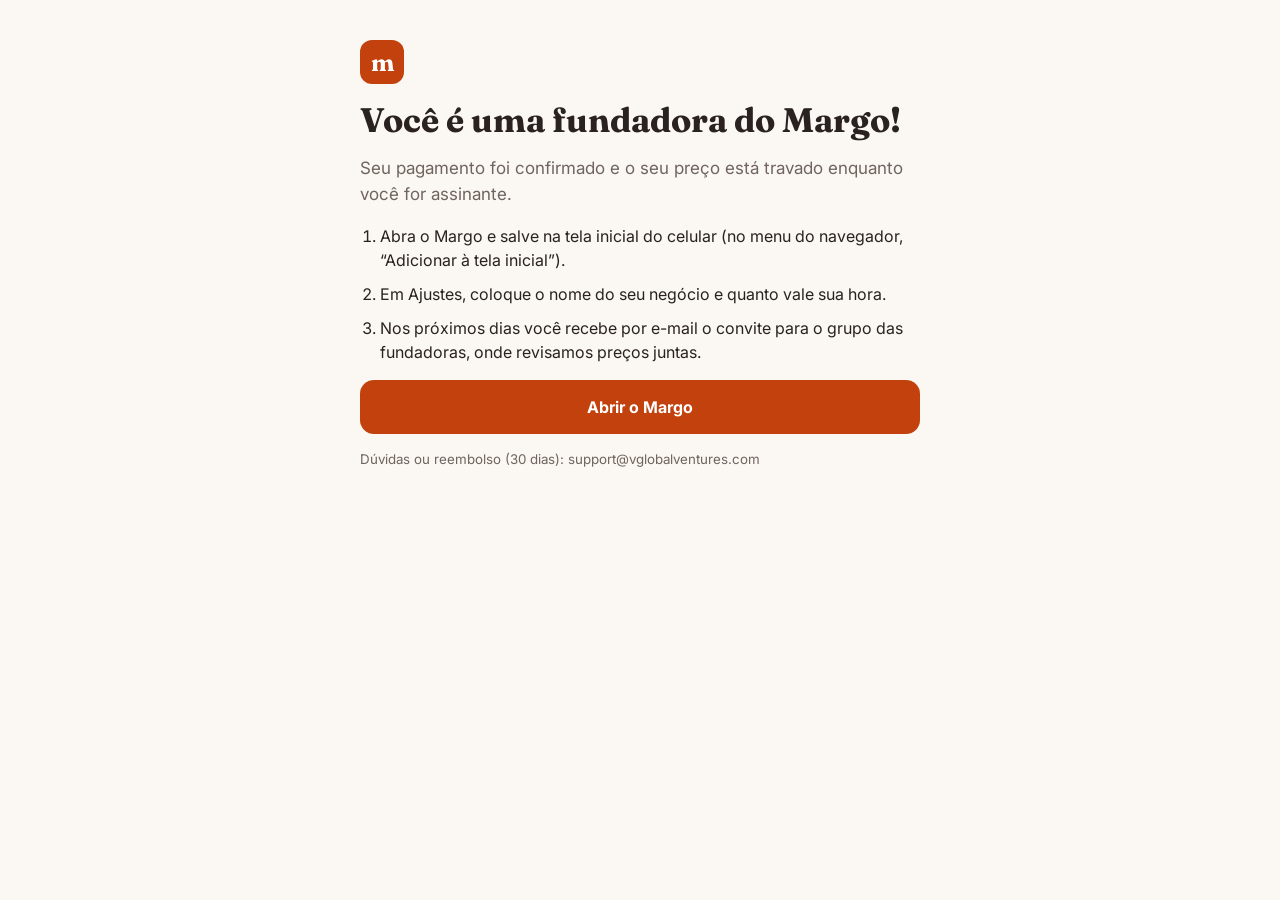
<file: obrigada.html>
<!DOCTYPE html>
<html lang="pt">
<head>
<script>if(/github\.io$/.test(location.hostname))location.replace("https://vglobalventures.com"+location.pathname+location.search+location.hash)</script>
<meta charset="utf-8">
<meta name="viewport" content="width=device-width, initial-scale=1">
<title>Bem-vinda ao Margo</title>
<meta name="robots" content="noindex">
<link href="https://fonts.googleapis.com/css2?family=Fraunces:opsz,wght@9..144,700&family=Inter:wght@400;600;700&display=swap" rel="stylesheet">
<style>
body{margin:0;background:#FBF7F2;color:#2A2220;font-family:Inter,system-ui,sans-serif;line-height:1.5}
.w{max-width:560px;margin:0 auto;padding:40px 20px}
.mark{width:44px;height:44px;border-radius:12px;background:#C2410C;color:#fff;display:grid;place-items:center;font:700 24px Fraunces,serif}
h1{font-family:Fraunces,serif;font-size:34px;line-height:1.1;margin:18px 0 10px}
p{color:#6F6460;font-size:17px}
ol{padding-left:20px}li{margin:10px 0;font-size:16px}
.btn{display:block;text-align:center;background:#C2410C;color:#fff;text-decoration:none;font-weight:700;border-radius:14px;padding:15px;margin:12px 0}
.btn.s{background:#fff;color:#2A2220;border:1px solid #EADFD6}
small{color:#6F6460}
</style>
</head>
<body><div class="w">
<div class="mark">m</div>
<h1 id="h"></h1><p id="p"></p>
<ol><li id="l1"></li><li id="l2"></li><li id="l3"></li></ol>
<a class="btn" id="app"></a><a class="btn s" id="grp" target="_blank" rel="noopener"></a>
<small id="s"></small>
</div>
<script>
const CONFIG={appUrl:"/margo/app/",group:{pt:"LINK_DO_GRUPO_WHATSAPP_PT",es:"LINK_DO_GRUPO_WHATSAPP_ES",en:"LINK_FOUNDERS_COMMUNITY_EN"},email:"support@vglobalventures.com"};
const T={pt:{h:"Você é uma fundadora do Margo!",p:"Seu pagamento foi confirmado e o seu preço está travado enquanto você for assinante.",
l1:"Abra o Margo e salve na tela inicial do celular (no menu do navegador, “Adicionar à tela inicial”).",l2:"Em Ajustes, coloque o nome do seu negócio e quanto vale sua hora.",l3:"Nos próximos dias você recebe por e-mail o convite para o grupo das fundadoras, onde revisamos preços juntas.",
app:"Abrir o Margo",grp:"Entrar no grupo das fundadoras",s:"Dúvidas ou reembolso (30 dias): "},
es:{h:"¡Eres fundadora de Margo!",p:"Tu pago fue confirmado y tu precio queda congelado mientras sigas suscrita.",
l1:"Abre Margo y guárdalo en la pantalla de inicio del celular (en el menú del navegador, “Agregar a pantalla de inicio”).",l2:"En Ajustes, escribe el nombre de tu negocio y cuánto vale tu hora.",l3:"En los próximos días recibirás por correo la invitación al grupo de fundadoras, donde revisamos precios juntas.",
app:"Abrir Margo",grp:"Unirme al grupo de fundadoras",s:"Dudas o reembolso (30 días): "},
en:{h:"You're a Margo founding member!",p:"Your payment is confirmed and your price is locked for as long as you stay subscribed.",l1:"Open Margo and add it to your phone's home screen (browser menu, “Add to Home Screen”).",l2:"In Settings, enter your bakery's name and what your hour is worth.",l3:"In the next few days you'll get an email invite to the founders' community, where we review prices together.",app:"Open Margo",grp:"Join the founders' community",s:"Questions or refunds (30 days): "}};
const qs=new URLSearchParams(location.search);const sid=qs.get("session_id")||"";if(/^cs_(live|test)_/.test(sid)){try{localStorage.setItem("margo.pro",JSON.stringify({since:Date.now(),sid:sid.slice(0,24),until:qs.get("t")==="1"?Date.now()+90*864e5:null}));}catch(e){}}
const q=qs.get("lang");const L=["es","en"].includes(q)?q:"pt";document.documentElement.lang=L;
if(qs.get("t")==="1"){T.pt.h="Você é testadora do Margo!";T.pt.p="Seu plano completo está liberado de graça por 3 meses neste aparelho. Sem cobrança: o teste termina sozinho.";T.pt.l3="Em 7 dias vamos te escrever por e-mail pedindo sua opinião sincera. Ela vai ajudar a melhorar o app.";}
for(const k of ["h","p","l1","l2","l3","app","grp"])document.getElementById(k).textContent=T[L][k];
document.getElementById("s").textContent=T[L].s+CONFIG.email;
document.getElementById("app").href=CONFIG.appUrl;const g=CONFIG.group[L];if(!g||!/^https?:/.test(g))document.getElementById("grp").style.display="none";else document.getElementById("grp").href=g;
</script>
</body></html>
</file>
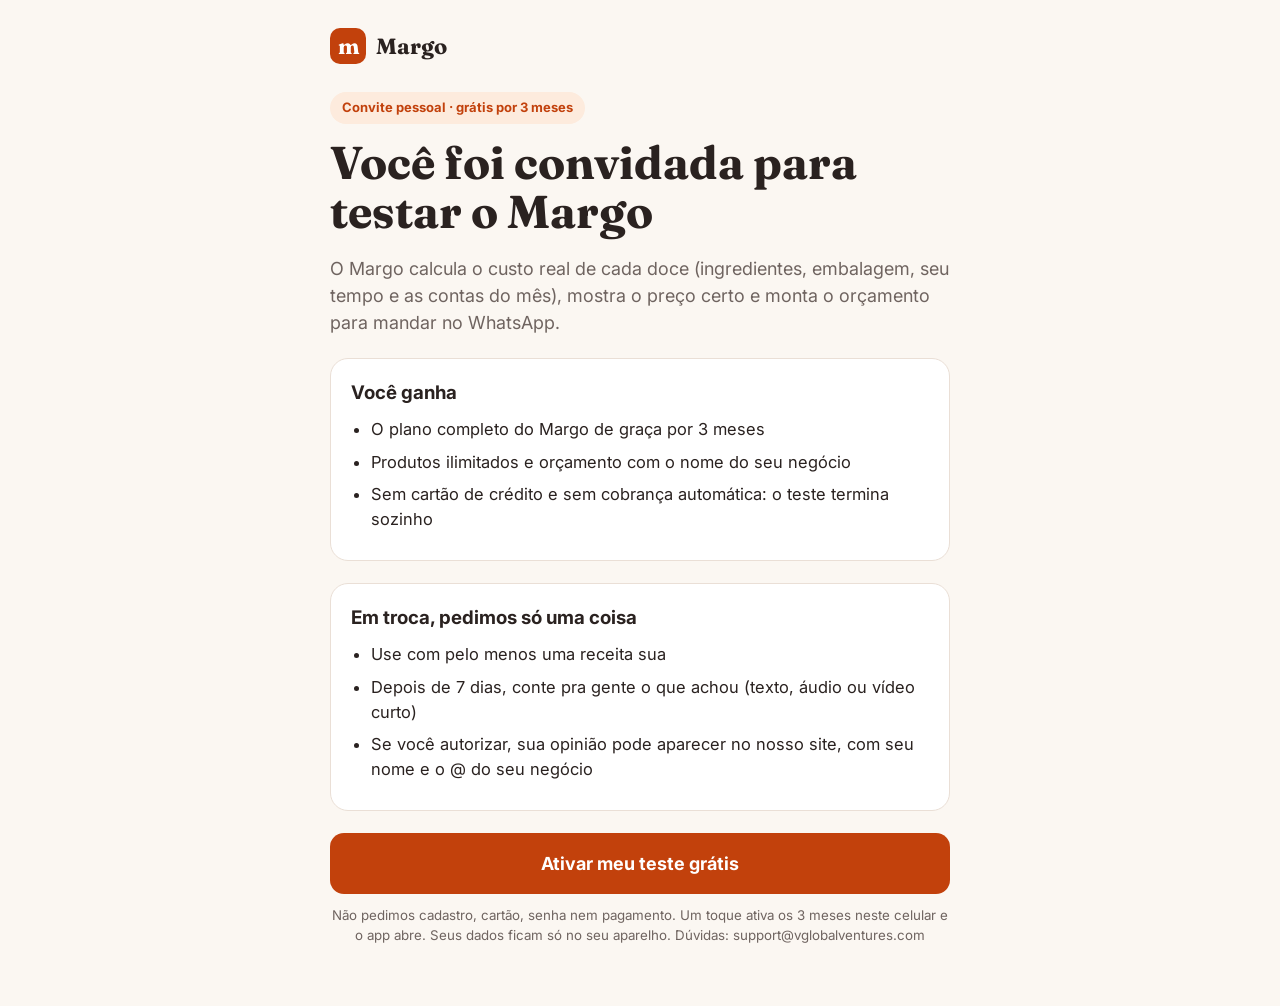
<file: teste.html>
<!DOCTYPE html>
<html lang="pt">
<head>
<script>if(/github\.io$/.test(location.hostname))location.replace("https://vglobalventures.com"+location.pathname+location.search+location.hash)</script>
<meta charset="utf-8">
<meta name="viewport" content="width=device-width, initial-scale=1">
<title>Você foi convidada para testar o Margo</title>
<meta name="robots" content="noindex">
<meta name="description" content="Teste o Margo, app de preço e orçamento para confeitaria, grátis por 3 meses. Sem cartão.">
<link href="https://fonts.googleapis.com/css2?family=Fraunces:opsz,wght@9..144,700&family=Inter:wght@400;600;700&display=swap" rel="stylesheet">
<style>
body{margin:0;background:#FBF7F2;color:#2A2220;font-family:Inter,system-ui,sans-serif;line-height:1.5}
.w{max-width:620px;margin:0 auto;padding:28px 20px 60px}
.logo{display:flex;align-items:center;gap:10px;font:700 22px Fraunces,serif;margin-bottom:28px}
.m{width:36px;height:36px;border-radius:10px;background:#C2410C;color:#fff;display:grid;place-items:center}
.tag{display:inline-block;background:#FDEBDD;color:#C2410C;font-weight:700;font-size:13px;border-radius:999px;padding:6px 12px}
h1{font:700 clamp(32px,7vw,46px)/1.08 Fraunces,serif;margin:14px 0 14px}
p{color:#6F6460;font-size:18px}
.box{background:#fff;border:1px solid #EADFD6;border-radius:18px;padding:20px;margin:22px 0}
.box h3{margin:0 0 10px}
ul{padding-left:20px;margin:0}li{margin:8px 0;font-size:16.5px}
.btn{display:block;text-align:center;background:#C2410C;color:#fff;text-decoration:none;font-weight:700;font-size:18px;border-radius:14px;padding:17px;margin-top:22px}
small{display:block;color:#6F6460;margin-top:12px;text-align:center}
</style>
</head>
<body><div class="w">
<div class="logo"><span class="m">m</span>Margo</div>
<span class="tag">Convite pessoal · grátis por 3 meses</span>
<h1>Você foi convidada para testar o Margo</h1>
<p>O Margo calcula o custo real de cada doce (ingredientes, embalagem, seu tempo e as contas do mês), mostra o preço certo e monta o orçamento para mandar no WhatsApp.</p>
<div class="box"><h3>Você ganha</h3><ul>
<li>O plano completo do Margo de graça por 3 meses</li>
<li>Produtos ilimitados e orçamento com o nome do seu negócio</li>
<li>Sem cartão de crédito e sem cobrança automática: o teste termina sozinho</li></ul></div>
<div class="box"><h3>Em troca, pedimos só uma coisa</h3><ul>
<li>Use com pelo menos uma receita sua</li>
<li>Depois de 7 dias, conte pra gente o que achou (texto, áudio ou vídeo curto)</li>
<li>Se você autorizar, sua opinião pode aparecer no nosso site, com seu nome e o @ do seu negócio</li></ul></div>
<a class="btn" id="go" href="app/">Ativar meu teste grátis</a>
<small>Não pedimos cadastro, cartão, senha nem pagamento. Um toque ativa os 3 meses neste celular e o app abre. Seus dados ficam só no seu aparelho. Dúvidas: support@vglobalventures.com</small>
<script>
document.getElementById("go").addEventListener("click",function(){try{var c=localStorage.getItem("margo.pro"),p=c?JSON.parse(c):null;if(!p||(p.until&&p.until<Date.now()+80*864e5)){localStorage.setItem("margo.pro",JSON.stringify({since:Date.now(),tester:true,until:Date.now()+90*864e5}));}localStorage.setItem("margo.tester","1");}catch(e){}});
(function(){var r=(new URLSearchParams(location.search).get("r")||"").replace(/[^a-zA-Z0-9._@-]/g,"").slice(0,40),E=["view"],t0=Date.now(),sent=false;
document.getElementById("go").addEventListener("click",function(){E.push("trial_activate");send();});
function send(){if(sent)return;sent=true;try{navigator.sendBeacon("/margo/api/ev",new Blob([JSON.stringify({ev:E,sec:Math.round((Date.now()-t0)/1000),path:"/margo/teste",utm:"outreach/"+r,lang:"pt",tz:(Intl.DateTimeFormat().resolvedOptions().timeZone||""),w:innerWidth})],{type:"application/json"}));}catch(x){}}
addEventListener("pagehide",send);})();
</script>
</div></body></html>
</file>
